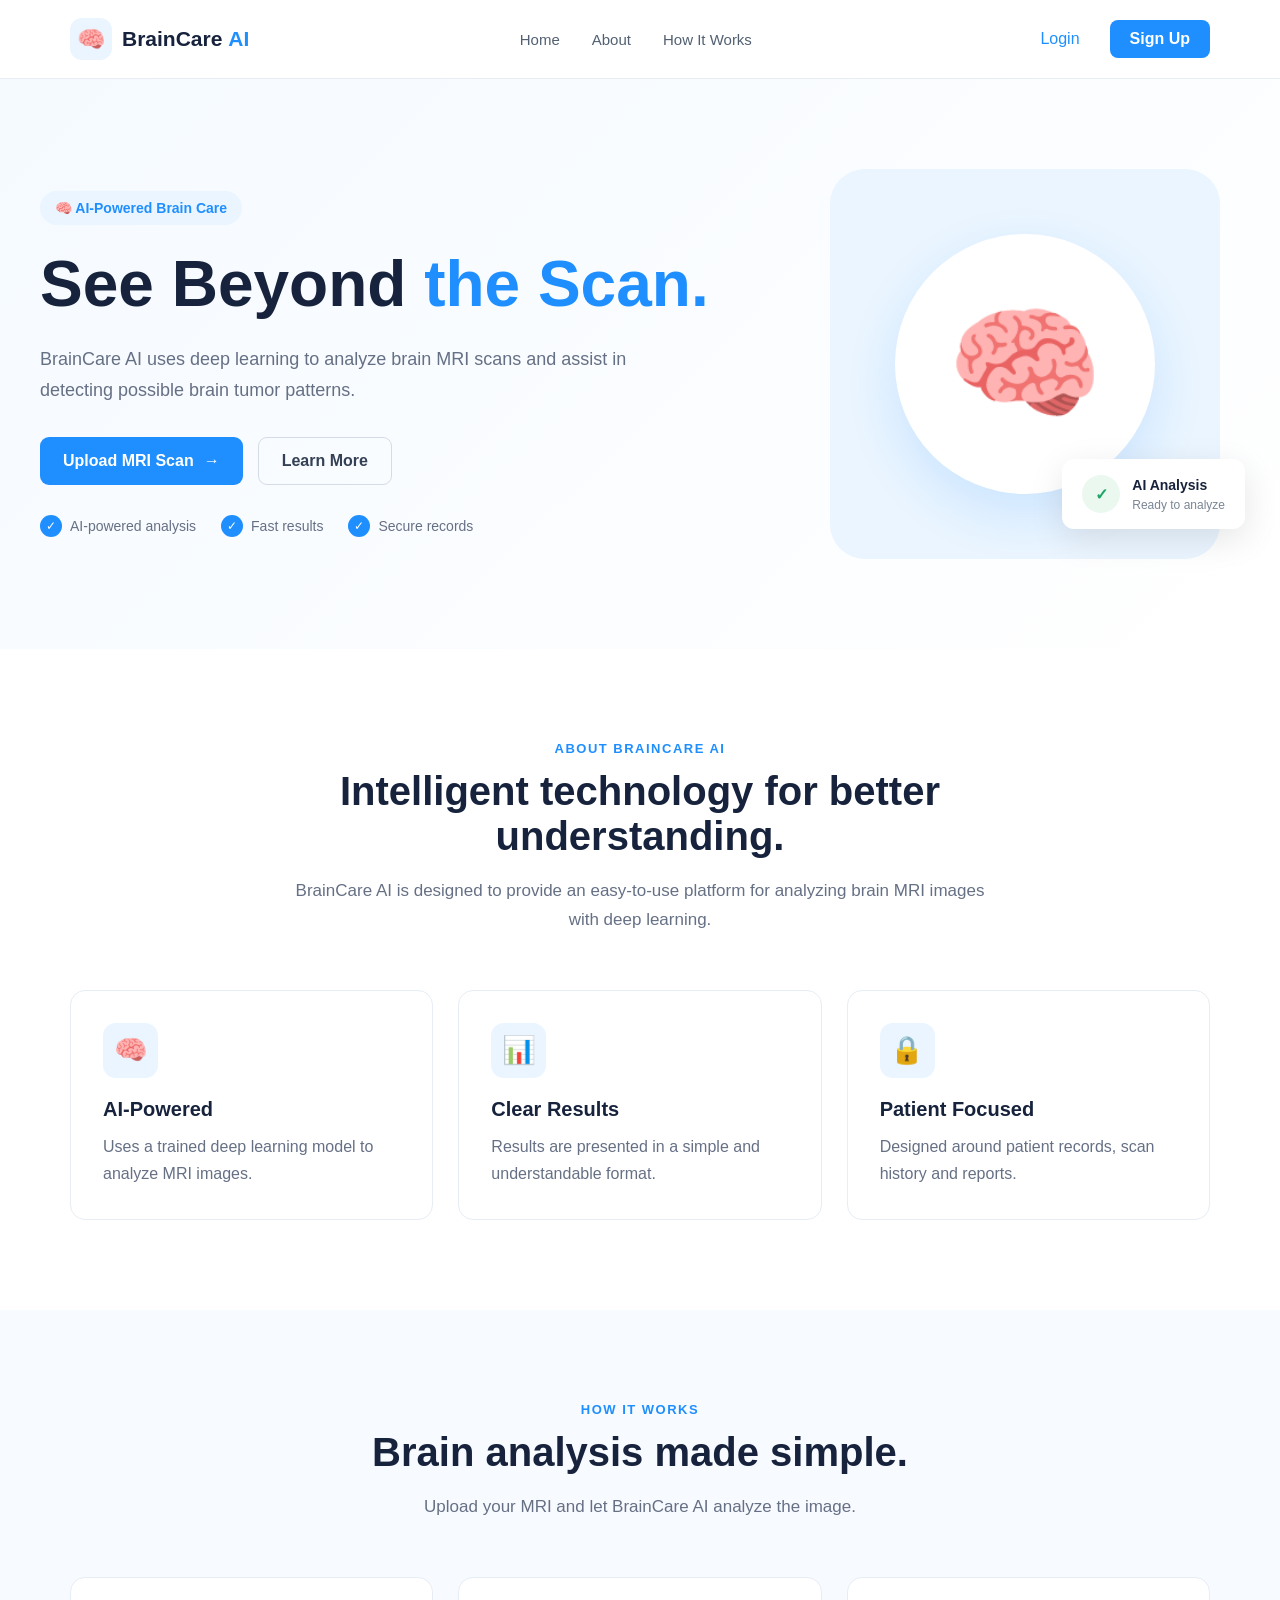
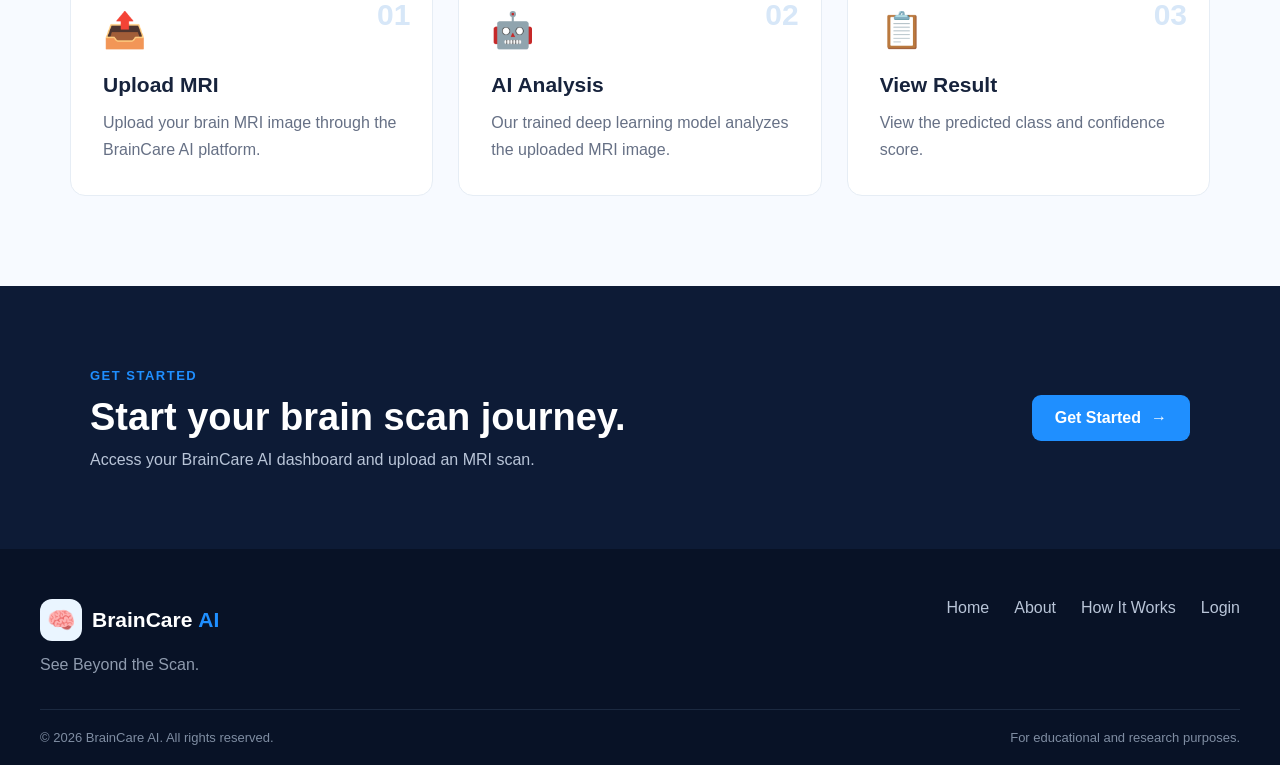
<file: frontend/index.html>
<!DOCTYPE html>
<html lang="en">

<head>

    <meta charset="UTF-8">

    <meta name="viewport"
          content="width=device-width, initial-scale=1.0">

    <meta name="description"
          content="BrainCare AI - AI-powered brain tumor detection system">

    <title>BrainCare AI | See Beyond the Scan</title>

    <!-- Main CSS -->
    <link rel="stylesheet" href="css/style.css">

</head>


<body>


    <!-- =========================================
         NAVBAR
    ========================================== -->

    <header class="navbar">

        <div class="nav-container">


            <!-- Logo -->

            <a href="index.html" class="logo-link">

                <div class="logo-icon">
                    🧠
                </div>

                <div class="logo-text">
                    BrainCare <strong>AI</strong>
                </div>

            </a>


            <!-- Navigation -->

            <nav class="nav-menu">

                <a href="#home">
                    Home
                </a>

                <a href="#about">
                    About
                </a>

                <a href="#how-it-works">
                    How It Works
                </a>

            </nav>


            <!-- Auth Buttons -->

            <div class="nav-buttons">

                <a href="login.html"
                   class="nav-login">
                    Login
                </a>

                <a href="signup.html"
                   class="nav-signup">
                    Sign Up
                </a>

            </div>

        </div>

    </header>



    <!-- =========================================
         HERO SECTION
    ========================================== -->

    <main>

        <section id="home" class="hero">

            <div class="hero-container">


                <!-- Hero Text -->

                <div class="hero-content">

                    <div class="hero-badge">
                        🧠 AI-Powered Brain Care
                    </div>


                    <h1>

                        See Beyond
                        <span>the Scan.</span>

                    </h1>


                    <p>

                        BrainCare AI uses deep learning to
                        analyze brain MRI scans and assist
                        in detecting possible brain tumor
                        patterns.

                    </p>


                    <!-- Hero Buttons -->

                    <div class="hero-buttons">

                        <a href="login.html"
                           class="primary-btn">

                            Upload MRI Scan
                            <span>→</span>

                        </a>


                        <a href="#how-it-works"
                           class="secondary-btn">

                            Learn More

                        </a>

                    </div>


                    <!-- Small Info -->

                    <div class="hero-info">

                        <div class="info-item">

                            <span>✓</span>

                            <p>
                                AI-powered analysis
                            </p>

                        </div>


                        <div class="info-item">

                            <span>✓</span>

                            <p>
                                Fast results
                            </p>

                        </div>


                        <div class="info-item">

                            <span>✓</span>

                            <p>
                                Secure records
                            </p>

                        </div>

                    </div>

                </div>



                <!-- Hero Visual -->

                <div class="hero-visual">

                    <div class="brain-card">

                        <div class="brain-circle">

                            <div class="brain-image">
                                🧠
                            </div>

                        </div>


                        <div class="scan-card">

                            <div class="scan-icon">
                                ✓
                            </div>

                            <div>

                                <strong>
                                    AI Analysis
                                </strong>

                                <p>
                                    Ready to analyze
                                </p>

                            </div>

                        </div>

                    </div>

                </div>

            </div>

        </section>



        <!-- =========================================
             ABOUT SECTION
        ========================================== -->

        <section id="about" class="about-section">

            <div class="section-container">


                <div class="section-heading">

                    <span class="section-label">
                        ABOUT BRAINCARE AI
                    </span>

                    <h2>
                        Intelligent technology
                        for better understanding.
                    </h2>

                    <p>
                        BrainCare AI is designed to provide
                        an easy-to-use platform for analyzing
                        brain MRI images with deep learning.
                    </p>

                </div>


                <div class="about-grid">


                    <!-- Card 1 -->

                    <div class="about-card">

                        <div class="about-icon">
                            🧠
                        </div>

                        <h3>
                            AI-Powered
                        </h3>

                        <p>
                            Uses a trained deep learning model
                            to analyze MRI images.
                        </p>

                    </div>


                    <!-- Card 2 -->

                    <div class="about-card">

                        <div class="about-icon">
                            📊
                        </div>

                        <h3>
                            Clear Results
                        </h3>

                        <p>
                            Results are presented in a simple
                            and understandable format.
                        </p>

                    </div>


                    <!-- Card 3 -->

                    <div class="about-card">

                        <div class="about-icon">
                            🔒
                        </div>

                        <h3>
                            Patient Focused
                        </h3>

                        <p>
                            Designed around patient records,
                            scan history and reports.
                        </p>

                    </div>

                </div>

            </div>

        </section>



        <!-- =========================================
             HOW IT WORKS
        ========================================== -->

        <section id="how-it-works"
                 class="how-section">

            <div class="section-container">


                <div class="section-heading">

                    <span class="section-label">
                        HOW IT WORKS
                    </span>

                    <h2>
                        Brain analysis made simple.
                    </h2>

                    <p>
                        Upload your MRI and let BrainCare AI
                        analyze the image.
                    </p>

                </div>


                <div class="steps-container">


                    <!-- Step 1 -->

                    <div class="step-card">

                        <div class="step-number">
                            01
                        </div>

                        <div class="step-icon">
                            📤
                        </div>

                        <h3>
                            Upload MRI
                        </h3>

                        <p>
                            Upload your brain MRI image
                            through the BrainCare AI platform.
                        </p>

                    </div>


                    <!-- Step 2 -->

                    <div class="step-card">

                        <div class="step-number">
                            02
                        </div>

                        <div class="step-icon">
                            🤖
                        </div>

                        <h3>
                            AI Analysis
                        </h3>

                        <p>
                            Our trained deep learning model
                            analyzes the uploaded MRI image.
                        </p>

                    </div>


                    <!-- Step 3 -->

                    <div class="step-card">

                        <div class="step-number">
                            03
                        </div>

                        <div class="step-icon">
                            📋
                        </div>

                        <h3>
                            View Result
                        </h3>

                        <p>
                            View the predicted class and
                            confidence score.
                        </p>

                    </div>

                </div>

            </div>

        </section>



        <!-- =========================================
             CTA SECTION
        ========================================== -->

        <section class="cta-section">

            <div class="cta-container">

                <div>

                    <span class="section-label">
                        GET STARTED
                    </span>

                    <h2>
                        Start your brain scan journey.
                    </h2>

                    <p>
                        Access your BrainCare AI dashboard
                        and upload an MRI scan.
                    </p>

                </div>


                <a href="login.html"
                   class="primary-btn">

                    Get Started
                    <span>→</span>

                </a>

            </div>

        </section>



    </main>



    <!-- =========================================
         FOOTER
    ========================================== -->

    <footer class="footer">

        <div class="footer-container">


            <!-- Brand -->

            <div class="footer-brand">

                <div class="footer-logo">

                    <div class="logo-icon">
                        🧠
                    </div>

                    <div class="logo-text">
                        BrainCare <strong>AI</strong>
                    </div>

                </div>

                <p>
                    See Beyond the Scan.
                </p>

            </div>


            <!-- Footer Links -->

            <div class="footer-links">

                <a href="#home">
                    Home
                </a>

                <a href="#about">
                    About
                </a>

                <a href="#how-it-works">
                    How It Works
                </a>

                <a href="login.html">
                    Login
                </a>

            </div>


        </div>


        <div class="footer-bottom">

            <p>
                © 2026 BrainCare AI. All rights reserved.
            </p>

            <p>
                For educational and research purposes.
            </p>

        </div>

    </footer>



    <!-- Main JavaScript -->

    <script src="js/script.js"></script>

</body>

</html>
</file>
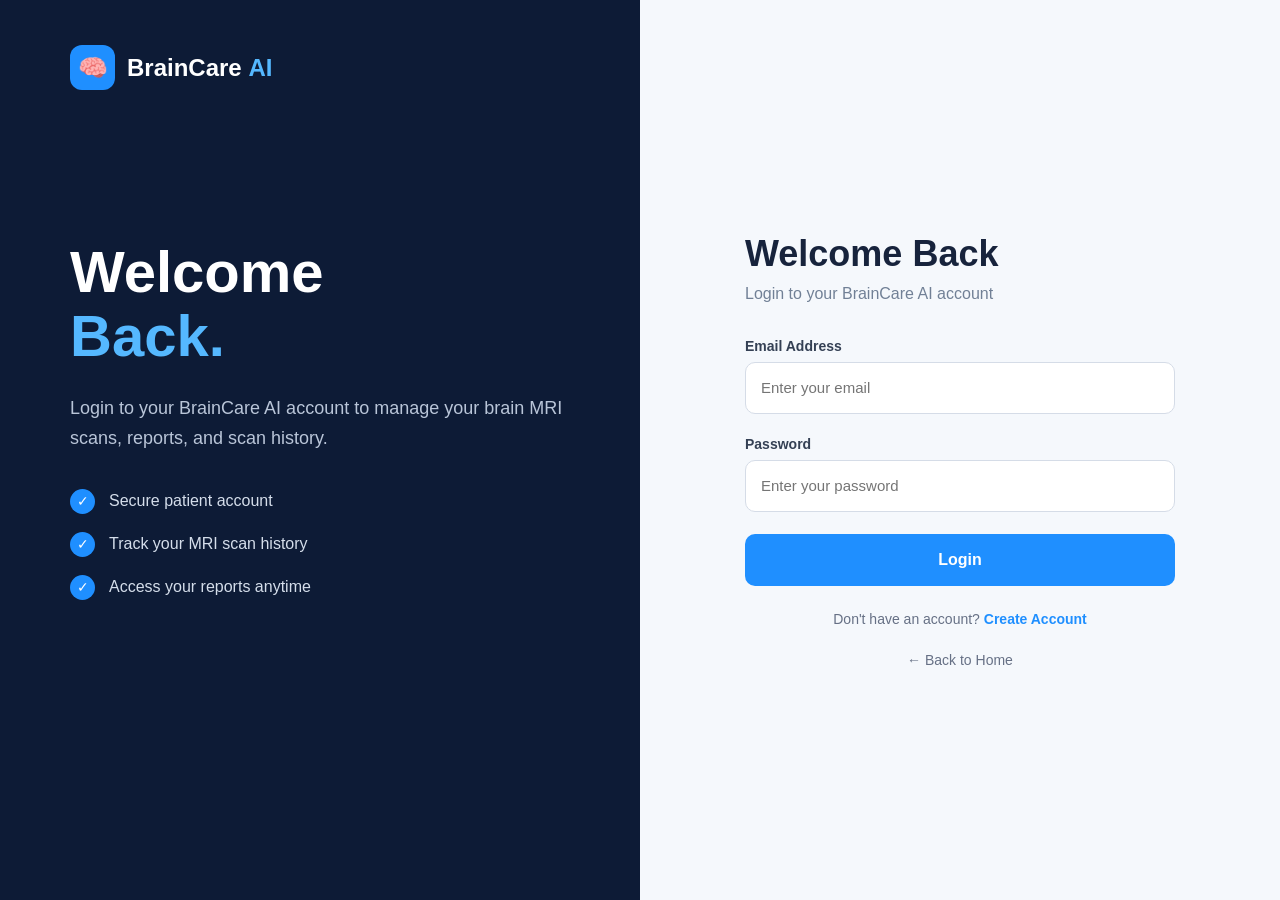
<file: frontend/dashboard.html>
<!DOCTYPE html>
<html lang="en">

<head>
    <meta charset="UTF-8">
    <meta name="viewport" content="width=device-width, initial-scale=1.0">
    <title>Dashboard | BrainCare AI</title>
    <link rel="stylesheet" href="css/dashboard.css">
</head>

<body>

<div class="dashboard-container">

    <!-- SIDEBAR -->
    <aside class="sidebar">

        <div class="dashboard-brand">
            <div class="dashboard-logo">🧠</div>
            <span>BrainCare <strong>AI</strong></span>
        </div>

        <nav class="sidebar-nav">
            <a href="dashboard.html" class="active">
                <span>▣</span> Dashboard
            </a>

            <a href="upload.html">
                <span>＋</span> Upload MRI
            </a>

            <a href="scans.html">
                <span>◉</span> My Scans
            </a>

            <a href="reports.html">
                <span>▤</span> Reports
            </a>

            <a href="profile.html">
                <span>●</span> My Profile
            </a>

            <a href="settings.html">
                <span>⚙</span> Settings
            </a>
        </nav>

        <div class="sidebar-bottom">
            <a href="index.html" id="logoutLink">
                <span>↪</span> Logout
            </a>
        </div>

    </aside>

    <!-- MAIN CONTENT -->
    <main class="dashboard-main">

        <!-- TOP BAR -->
        <header class="dashboard-topbar">

            <div>
                <p class="dashboard-page-label">
                    Patient Dashboard
                </p>
            </div>

            <div class="topbar-right">

                <button class="notification-btn" type="button">
                    🔔
                </button>

                <div class="patient-mini-profile">

                    <div class="patient-avatar" id="topAvatar">
                        P
                    </div>

                    <div>
                        <strong id="topPatientName">Patient</strong>
                        <small>Patient</small>
                    </div>

                </div>

            </div>

        </header>

        <!-- WELCOME SECTION -->
        <section class="welcome-section">

            <div>

                <p class="welcome-small">
                    Welcome back 👋
                </p>

                <h1 class="dashboard-welcome">
                    Welcome Back, Patient
                </h1>

                <p>
                    Manage your MRI scans, reports,
                    and health information from one place.
                </p>

            </div>

            <div class="dashboard-date">
                <span>Today</span>
                <strong id="dashboardDate">Loading...</strong>
            </div>

        </section>

        <!-- SUMMARY CARDS -->
        <section class="summary-grid">

            <!-- MRI SCANS -->
            <div class="summary-card">

                <div class="summary-icon blue">
                    🧠
                </div>

                <div>
                    <p>My MRI Scans</p>
                    <h2>0</h2>
                    <small>Total scans</small>
                </div>

            </div>

            <!-- ANALYSES -->
            <div class="summary-card">

                <div class="summary-icon green">
                    ✓
                </div>

                <div>
                    <p>Analyses Completed</p>
                    <h2>0</h2>
                    <small>Successfully analyzed</small>
                </div>

            </div>

            <!-- LATEST RESULT -->
            <div class="summary-card">

                <div class="summary-icon purple">
                    ◉
                </div>

                <div>
                    <p>Latest Result</p>
                    <h2>—</h2>
                    <small>No scan yet</small>
                </div>

            </div>

            <!-- CONFIDENCE -->
            <div class="summary-card">

                <div class="summary-icon orange">
                    %
                </div>

                <div>
                    <p>Average Confidence</p>
                    <h2>—</h2>
                    <small>No analysis yet</small>
                </div>

            </div>

        </section>

        <!-- MAIN DASHBOARD GRID -->
        <section class="dashboard-grid">

            <!-- UPLOAD MRI CARD -->
            <div class="upload-card">

                <div class="upload-header">

                    <div>

                        <span class="section-label">
                            AI ANALYSIS
                        </span>

                        <h2>Analyze Your MRI Scan</h2>

                        <p>
                            Upload your brain MRI image
                            for AI-powered analysis.
                        </p>

                    </div>

                    <div class="upload-icon">
                        🧠
                    </div>

                </div>

                <div class="upload-area">

                    <div class="upload-cloud">
                        ↑
                    </div>

                    <h3>Upload MRI Scan</h3>

                    <p>
                        Drag &amp; drop your MRI image here
                        or choose a file from your computer.
                    </p>

                    <a href="upload.html" class="upload-btn">
                        Choose MRI Image
                    </a>

                    <small>
                        Supported formats: JPG, JPEG, PNG
                    </small>

                </div>

            </div>

            <!-- LATEST RESULT -->
            <div class="latest-result-card">

                <div class="card-header">

                    <div>
                        <span class="section-label">
                            LATEST RESULT
                        </span>

                        <h2>AI Detection</h2>
                    </div>

                    <span class="status-badge">
                        No Result
                    </span>

                </div>

                <div class="no-result">

                    <div class="no-result-icon">
                        🧠
                    </div>

                    <h3>No MRI Scan Yet</h3>

                    <p>
                        Upload an MRI scan to see
                        your AI analysis result here.
                    </p>

                </div>

            </div>

        </section>

        <!-- RECENT SCANS -->
        <section class="recent-scans-card">

            <div class="card-header">

                <div>

                    <span class="section-label">
                        HISTORY
                    </span>

                    <h2>Recent Scans</h2>

                </div>

                <a href="scans.html">
                    View All
                </a>

            </div>

            <div class="empty-history">

                <div>📋</div>

                <h3>No scan history</h3>

                <p>
                    Your completed MRI scans will
                    appear here.
                </p>

            </div>

        </section>

        <!-- MEDICAL DISCLAIMER -->
        <div class="medical-disclaimer">

            <strong>
                ⚠ Medical Disclaimer
            </strong>

            <p>
                BrainCare AI is an AI-assisted screening
                tool and is not a replacement for professional
                medical diagnosis. Always consult a qualified
                healthcare professional for medical advice.
            </p>

        </div>

    </main>

</div>

<!-- JAVASCRIPT -->
<script src="js/navigation.js"></script>
<script src="js/dashboard.js"></script>

<script>
    // Display today's date
    const dateElement = document.getElementById("dashboardDate");

    if (dateElement) {
        dateElement.textContent = new Date().toLocaleDateString(
            "en-IN",
            {
                day: "numeric",
                month: "long",
                year: "numeric"
            }
        );
    }

    // Clear the logged-in session on logout
    document.getElementById("logoutLink").addEventListener("click", function () {
        sessionStorage.removeItem("user");
    });
</script>

</body>
</html>
</file>
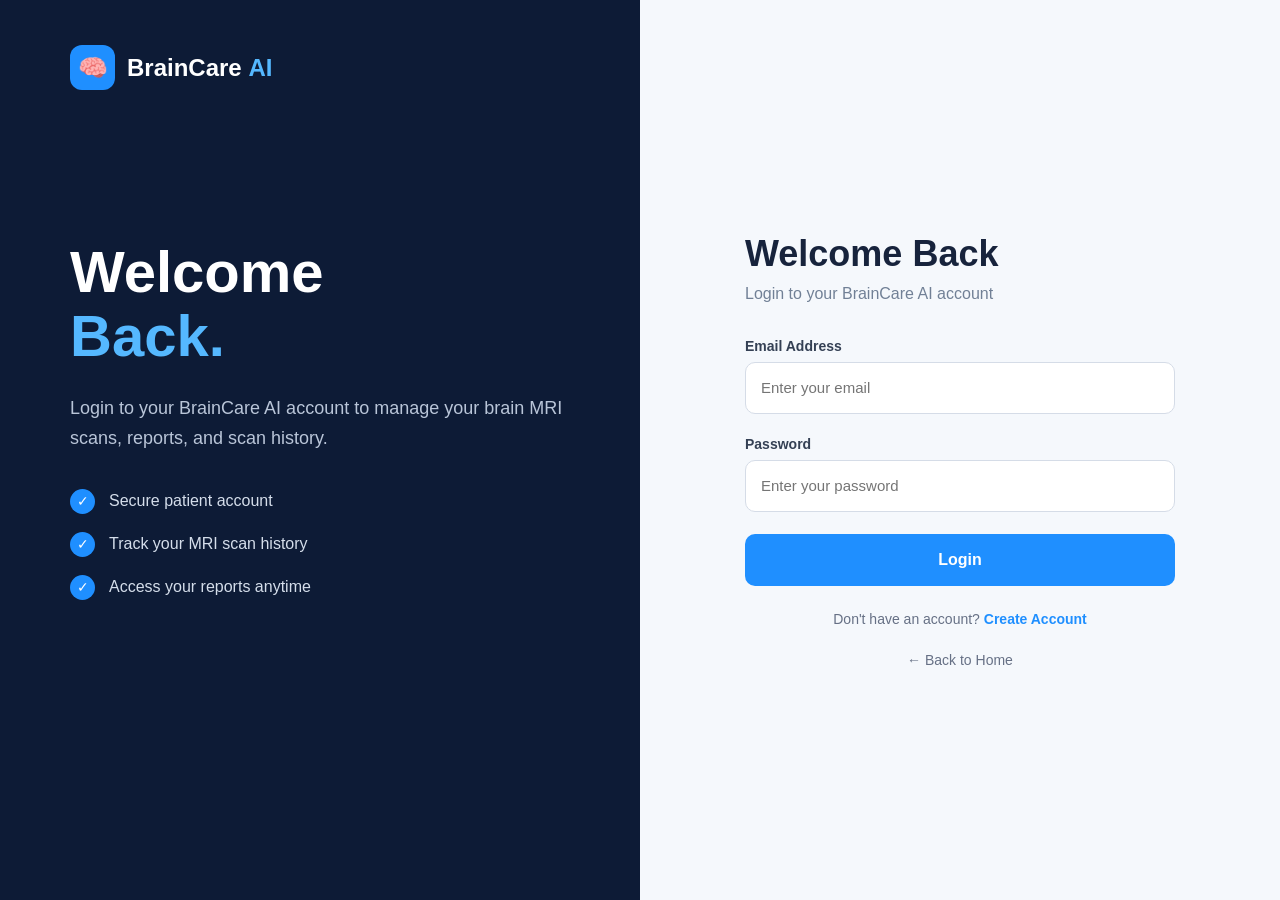
<file: frontend/login.html>
<!DOCTYPE html>
<html lang="en">

<head>
    <meta charset="UTF-8">
    <meta name="viewport" content="width=device-width, initial-scale=1.0">
    <title>Login | BrainCare AI</title>
    <link rel="stylesheet" href="css/style.css">
</head>

<body>

    <div class="login-container">

        <div class="login-left">

            <div class="brand">
                <div class="logo">🧠</div>
                <span>BrainCare <strong>AI</strong></span>
            </div>

            <div class="left-content">

                <h1>
                    Welcome<br>
                    <span>Back.</span>
                </h1>

                <p>
                    Login to your BrainCare AI account to
                    manage your brain MRI scans, reports,
                    and scan history.
                </p>

                <div class="features">

                    <div class="feature">
                        <span>✓</span>
                        <p>Secure patient account</p>
                    </div>

                    <div class="feature">
                        <span>✓</span>
                        <p>Track your MRI scan history</p>
                    </div>

                    <div class="feature">
                        <span>✓</span>
                        <p>Access your reports anytime</p>
                    </div>

                </div>

            </div>

        </div>

        <div class="login-right">

            <div class="login-box">

                <h2>Welcome Back</h2>

                <p class="subtitle">
                    Login to your BrainCare AI account
                </p>

                <form id="loginForm">

                    <div class="input-group">

                        <label for="email">Email Address</label>

                        <input
                            type="email"
                            id="email"
                            name="email"
                            placeholder="Enter your email"
                            required
                        >

                    </div>

                    <div class="input-group">

                        <label for="password">Password</label>

                        <input
                            type="password"
                            id="password"
                            name="password"
                            placeholder="Enter your password"
                            required
                        >

                    </div>

                    <button
                        type="submit"
                        class="login-btn"
                        id="loginBtn"
                    >
                        Login
                    </button>

                    <p id="loginMessage" role="status"></p>

                </form>

                <p class="signup-text">
                    Don't have an account?
                    <a href="signup.html">Create Account</a>
                </p>

                <a href="index.html" class="back-home">
                    ← Back to Home
                </a>

            </div>

        </div>

    </div>

    <script src="js/script.js"></script>

</body>
</html>
</file>
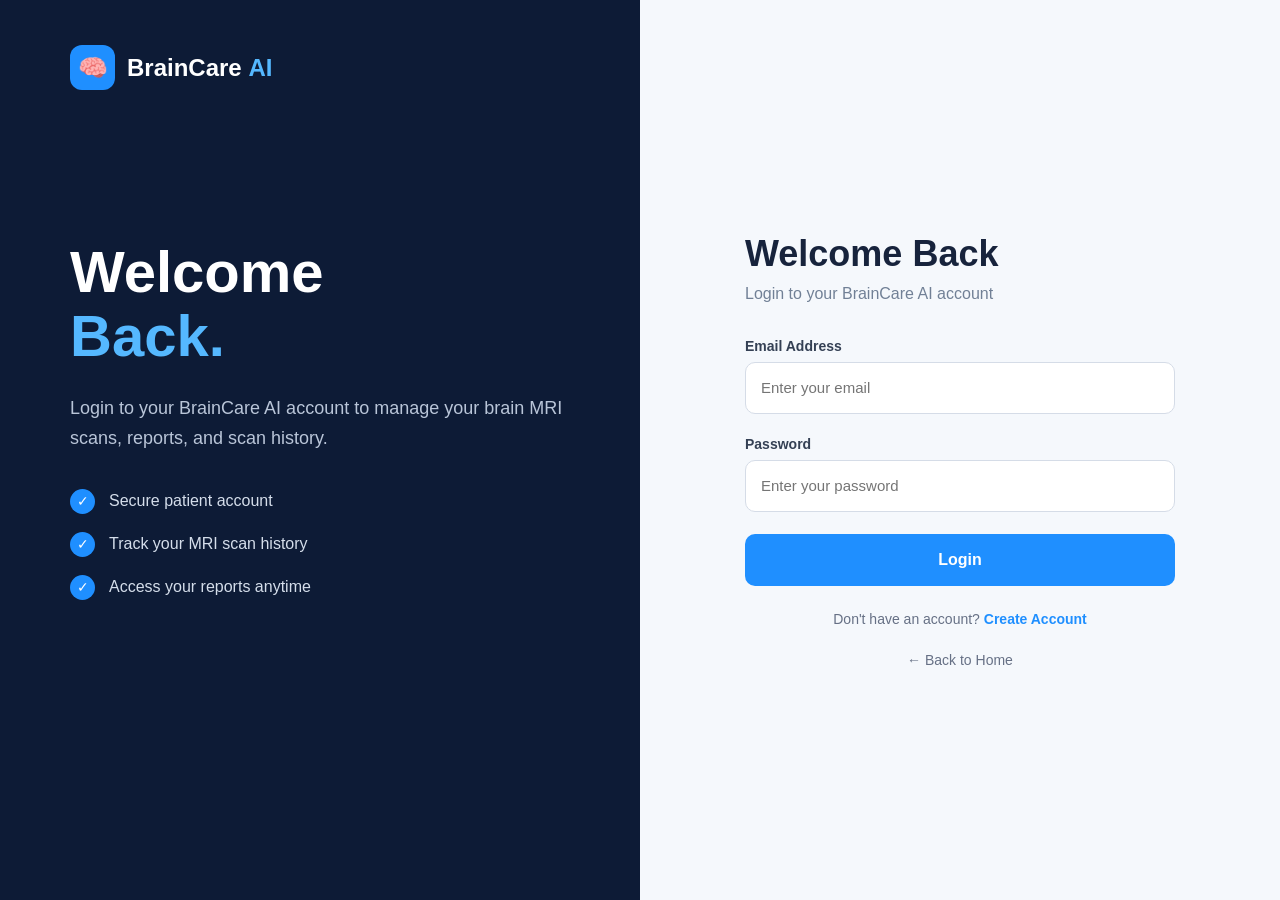
<file: frontend/profile.html>
<!DOCTYPE html>
<html lang="en">

<head>

    <meta charset="UTF-8">

    <meta name="viewport"
          content="width=device-width, initial-scale=1.0">

    <title>My Profile | BrainCare AI</title>

    <link rel="stylesheet" href="css/profile.css">

</head>


<body>


<div class="profile-page">


    <!-- =========================================
         SIDEBAR
    ========================================== -->

    <aside class="sidebar">


        <!-- BRAND -->

        <div class="dashboard-brand">

            <div class="dashboard-logo">
                🧠
            </div>

            <span>
                BrainCare <strong>AI</strong>
            </span>

        </div>


        <!-- NAVIGATION -->

        <nav class="sidebar-nav">


            <a href="dashboard.html">

                <span>▣</span>

                Dashboard

            </a>


            <a href="upload.html">

                <span>＋</span>

                Upload MRI

            </a>


            <a href="scans.html">

                <span>◉</span>

                My Scans

            </a>


            <a href="reports.html">

                <span>▤</span>

                Reports

            </a>


            <a href="profile.html"
               class="active">

                <span>●</span>

                My Profile

            </a>


            <a href="settings.html">

                <span>⚙</span>

                Settings

            </a>


        </nav>


        <!-- LOGOUT -->

        <div class="sidebar-bottom">

            <a href="index.html">

                <span>↪</span>

                Logout

            </a>

        </div>


    </aside>



    <!-- =========================================
         MAIN CONTENT
    ========================================== -->

    <main class="profile-main">


        <!-- =========================================
             TOP BAR
        ========================================== -->

        <header class="profile-topbar">


            <div>

                <p class="page-label">
                    Patient Dashboard
                </p>


                <h2>
                    My Profile
                </h2>

            </div>


            <!-- PATIENT PROFILE -->

            <div class="patient-profile">


                <div class="patient-avatar"
                     id="topAvatar">

                    BR

                </div>


                <div>

                    <strong id="topPatientName">
                        Bhaskar Roy
                    </strong>


                    <small>
                        Patient
                    </small>

                </div>


            </div>


        </header>



        <!-- =========================================
             PROFILE HEADER
        ========================================== -->

        <section class="profile-header-card">


            <div class="large-profile-avatar"
                 id="profileAvatar">

                BR

            </div>


            <div class="profile-header-info">


                <h1 id="profileName">
                    Bhaskar Roy
                </h1>


                <p>
                    Patient
                </p>


                <span class="patient-id">

                    Patient ID:
                    <span id="patientId">
                        P0005
                    </span>

                </span>


            </div>


            <div class="profile-status">

                <span class="status-dot"></span>

                Account Active

            </div>


        </section>



        <!-- =========================================
             PERSONAL INFORMATION
        ========================================== -->

        <section class="profile-card">


            <div class="card-header">

                <div>

                    <span class="section-label">
                        PERSONAL INFORMATION
                    </span>


                    <h2>
                        Personal Details
                    </h2>

                </div>

            </div>



            <!-- PROFILE FORM -->

            <form id="profileForm">


                <div class="form-grid">


                    <!-- FULL NAME -->

                    <div class="form-group">

                        <label for="fullName">
                            Full Name
                        </label>


                        <input
                            type="text"
                            id="fullName"
                            placeholder="Enter your full name"
                            required>

                    </div>



                    <!-- EMAIL -->

                    <div class="form-group">

                        <label for="email">
                            Email Address
                        </label>


                        <input
                            type="email"
                            id="email"
                            placeholder="Enter your email"
                            required>

                    </div>



                    <!-- PHONE -->

                    <div class="form-group">

                        <label for="phone">
                            Phone Number
                        </label>


                        <input
                            type="tel"
                            id="phone"
                            placeholder="Enter your phone number">

                    </div>



                    <!-- DATE OF BIRTH -->

                    <div class="form-group">

                        <label for="dob">
                            Date of Birth
                        </label>


                        <input
                            type="date"
                            id="dob">

                    </div>



                    <!-- GENDER -->

                    <div class="form-group">

                        <label for="gender">
                            Gender
                        </label>


                        <select id="gender">

                            <option value="">
                                Select Gender
                            </option>

                            <option value="male">
                                Male
                            </option>

                            <option value="female">
                                Female
                            </option>

                            <option value="other">
                                Other
                            </option>

                            <option value="prefer-not">
                                Prefer not to say
                            </option>

                        </select>

                    </div>



                    <!-- BLOOD GROUP -->

                    <div class="form-group">

                        <label for="bloodGroup">
                            Blood Group
                        </label>


                        <select id="bloodGroup">

                            <option value="">
                                Select Blood Group
                            </option>

                            <option value="A+">
                                A+
                            </option>

                            <option value="A-">
                                A-
                            </option>

                            <option value="B+">
                                B+
                            </option>

                            <option value="B-">
                                B-
                            </option>

                            <option value="AB+">
                                AB+
                            </option>

                            <option value="AB-">
                                AB-
                            </option>

                            <option value="O+">
                                O+
                            </option>

                            <option value="O-">
                                O-
                            </option>

                        </select>

                    </div>



                    <!-- ADDRESS -->

                    <div class="form-group full-width">

                        <label for="address">
                            Address
                        </label>


                        <textarea
                            id="address"
                            rows="3"
                            placeholder="Enter your address"></textarea>

                    </div>


                </div>



                <!-- FORM ACTIONS -->

                <div class="form-actions">


                    <button
                        type="button"
                        class="cancel-btn"
                        id="cancelBtn">

                        Cancel

                    </button>


                    <button
                        type="submit"
                        class="save-btn">

                        ✓ Save Changes

                    </button>


                </div>


            </form>


        </section>



        <!-- =========================================
             ACCOUNT INFORMATION
        ========================================== -->

        <section class="account-grid">


            <!-- PATIENT ID -->

            <div class="account-card">


                <div class="account-icon">
                    🪪
                </div>


                <div>

                    <span>
                        Patient ID
                    </span>


                    <h3 id="accountPatientId">
                        P0005
                    </h3>

                </div>


            </div>



            <!-- ACCOUNT CREATED -->

            <div class="account-card">


                <div class="account-icon">
                    📅
                </div>


                <div>

                    <span>
                        Account Created
                    </span>


                    <h3 id="accountCreated">
                        September 2026
                    </h3>

                </div>


            </div>



            <!-- ACCOUNT STATUS -->

            <div class="account-card">


                <div class="account-icon">
                    🔒
                </div>


                <div>

                    <span>
                        Account Status
                    </span>


                    <h3 id="accountStatus">
                        Active
                    </h3>

                </div>


            </div>


        </section>



        <!-- =========================================
             PROFILE INFORMATION
        ========================================== -->

        <section class="profile-info-card">


            <div class="info-icon">
                🔒
            </div>


            <div>

                <h3>
                    Your Information is Private
                </h3>


                <p>

                    Your personal information and MRI scan
                    records are associated with your patient
                    account. Your information should only be
                    accessible to authorized users.

                </p>

            </div>


        </section>



        <!-- =========================================
             MEDICAL DISCLAIMER
        ========================================== -->

        <div class="medical-disclaimer">


            <strong>
                ⚠ Medical Disclaimer
            </strong>


            <p>

                BrainCare AI is an AI-assisted screening
                tool and is not a replacement for professional
                medical diagnosis. Always consult a qualified
                healthcare professional for medical advice.

            </p>


        </div>


    </main>


</div>



<!-- =========================================
     JAVASCRIPT
========================================== -->

<script src="js/profile.js"></script>


</body>

</html>
</file>
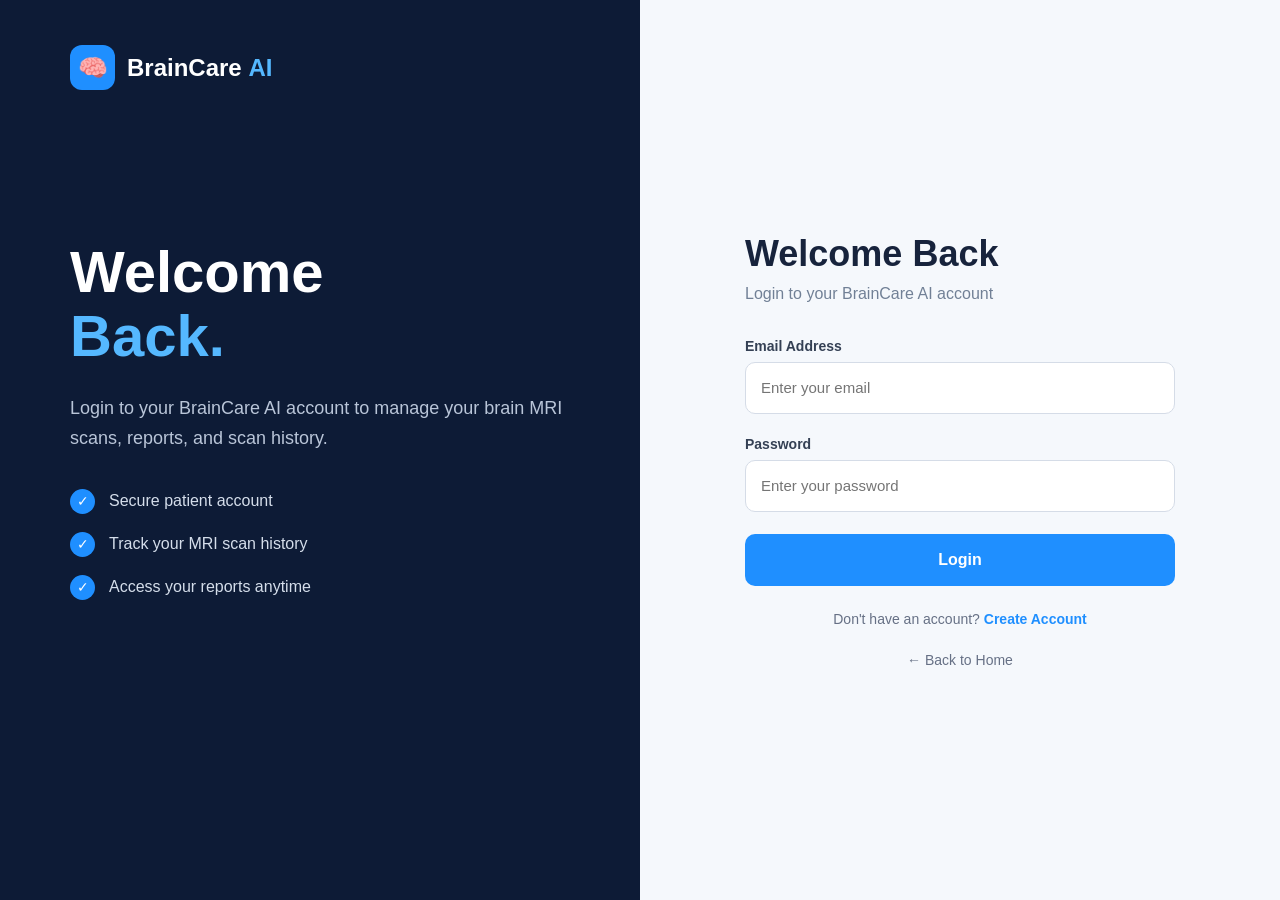
<file: frontend/scans.html>
<!DOCTYPE html>
<html lang="en">

<head>

    <meta charset="UTF-8">

    <meta name="viewport"
          content="width=device-width, initial-scale=1.0">

    <title>My Scans | BrainCare AI</title>

    <link rel="stylesheet" href="css/scans.css">

</head>


<body>


<div class="scans-page">


    <!-- =========================================
         SIDEBAR
    ========================================== -->

    <aside class="sidebar">


        <!-- BRAND -->

        <div class="dashboard-brand">

            <div class="dashboard-logo">
                🧠
            </div>

            <span>
                BrainCare <strong>AI</strong>
            </span>

        </div>


        <!-- NAVIGATION -->

        <nav class="sidebar-nav">


            <a href="dashboard.html">

                <span>▣</span>

                Dashboard

            </a>


            <a href="upload.html">

                <span>＋</span>

                Upload MRI

            </a>


            <a href="scans.html"
               class="active">

                <span>◉</span>

                My Scans

            </a>


            <a href="reports.html">

                <span>▤</span>

                Reports

            </a>


            <a href="profile.html">

                <span>●</span>

                My Profile

            </a>


            <a href="settings.html">

                <span>⚙</span>

                Settings

            </a>


        </nav>


        <!-- LOGOUT -->

        <div class="sidebar-bottom">

            <a href="index.html">

                <span>↪</span>

                Logout

            </a>

        </div>


    </aside>



    <!-- =========================================
         MAIN CONTENT
    ========================================== -->

    <main class="scans-main">


        <!-- =========================================
             TOP BAR
        ========================================== -->

        <header class="scans-topbar">


            <div>

                <p class="page-label">
                    Patient Dashboard
                </p>


                <h2>
                    My Scans
                </h2>

            </div>



            <!-- PATIENT PROFILE -->

            <div class="patient-profile">


                <div class="patient-avatar">
                    BR
                </div>


                <div>

                    <strong>
                        Bhaskar Roy
                    </strong>


                    <small>
                        Patient
                    </small>

                </div>


            </div>


        </header>



        <!-- =========================================
             INTRO
        ========================================== -->

        <section class="scans-intro">


            <div class="intro-icon">
                🧠
            </div>


            <div>

                <h1>
                    Your MRI Scan History
                </h1>


                <p>
                    View your previous MRI scans and
                    AI analysis results.
                </p>

            </div>


        </section>



        <!-- =========================================
             SUMMARY CARDS
        ========================================== -->

        <section class="scan-summary-grid">


            <!-- TOTAL SCANS -->

            <div class="scan-summary-card">


                <div class="summary-icon blue">
                    ◉
                </div>


                <div>

                    <span>
                        Total Scans
                    </span>


                    <h2 id="totalScans">
                        0
                    </h2>

                </div>


            </div>



            <!-- COMPLETED SCANS -->

            <div class="scan-summary-card">


                <div class="summary-icon green">
                    ✓
                </div>


                <div>

                    <span>
                        Analyses Completed
                    </span>


                    <h2 id="completedScans">
                        0
                    </h2>

                </div>


            </div>



            <!-- AVERAGE CONFIDENCE -->

            <div class="scan-summary-card">


                <div class="summary-icon purple">
                    %
                </div>


                <div>

                    <span>
                        Average Confidence
                    </span>


                    <h2 id="averageConfidence">
                        0.0%
                    </h2>

                </div>


            </div>


        </section>



        <!-- =========================================
             SCAN HISTORY
        ========================================== -->

        <section class="scan-history-card">


            <!-- CARD HEADER -->

            <div class="card-header">


                <div>

                    <span class="section-label">
                        SCAN HISTORY
                    </span>


                    <h2>
                        Previous MRI Scans
                    </h2>

                </div>


                <a href="upload.html"
                   class="upload-btn">

                    + Upload New MRI

                </a>


            </div>



            <!-- =========================================
                 TABLE
            ========================================== -->

            <div class="table-container">


                <table>


                    <!-- TABLE HEADER -->

                    <thead>

                        <tr>


                            <th>
                                Scan ID
                            </th>


                            <th>
                                Date
                            </th>


                            <th>
                                MRI File
                            </th>


                            <th>
                                Result
                            </th>


                            <th>
                                Confidence
                            </th>


                            <th>
                                Status
                            </th>


                            <th>
                                Action
                            </th>


                        </tr>

                    </thead>



                    <!-- =================================
                         DYNAMIC SCAN DATA
                    ================================== -->

                    <tbody id="scanTableBody">

                        <!--
                            Real scan records are inserted
                            here by scans.js.

                            Example:

                            MRI001
                            test1.jpeg
                            No Tumor
                            100%
                            Completed
                        -->

                    </tbody>


                </table>


            </div>


            <!-- =========================================
                 EMPTY STATE
            ========================================== -->

            <div id="emptyState"
                 class="empty-state"
                 style="display: none;">

                <div class="empty-icon">
                    🧠
                </div>


                <h3>
                    No MRI Scans Yet
                </h3>


                <p>
                    Upload your first MRI scan to
                    see your AI analysis results here.
                </p>


                <a href="upload.html"
                   class="upload-btn">

                    + Upload MRI

                </a>

            </div>


        </section>



        <!-- =========================================
             INFORMATION
        ========================================== -->

        <section class="scan-info-card">


            <div class="info-icon">
                🔒
            </div>


            <div>

                <h3>
                    Your Scan Information
                </h3>


                <p>
                    Your MRI scan history is associated
                    with your patient account. Scan records
                    will be updated automatically after a
                    successful AI analysis.
                </p>

            </div>


        </section>



        <!-- =========================================
             MEDICAL DISCLAIMER
        ========================================== -->

        <div class="medical-disclaimer">


            <strong>
                ⚠ Medical Disclaimer
            </strong>


            <p>

                BrainCare AI is an AI-assisted screening
                tool and is not a replacement for professional
                medical diagnosis. Always consult a qualified
                healthcare professional for medical advice.

            </p>


        </div>


    </main>


</div>



<!-- =========================================
     JAVASCRIPT
========================================== -->

<script src="js/navigation.js"></script>
<script src="js/scans.js"></script>


</body>

</html>
</file>
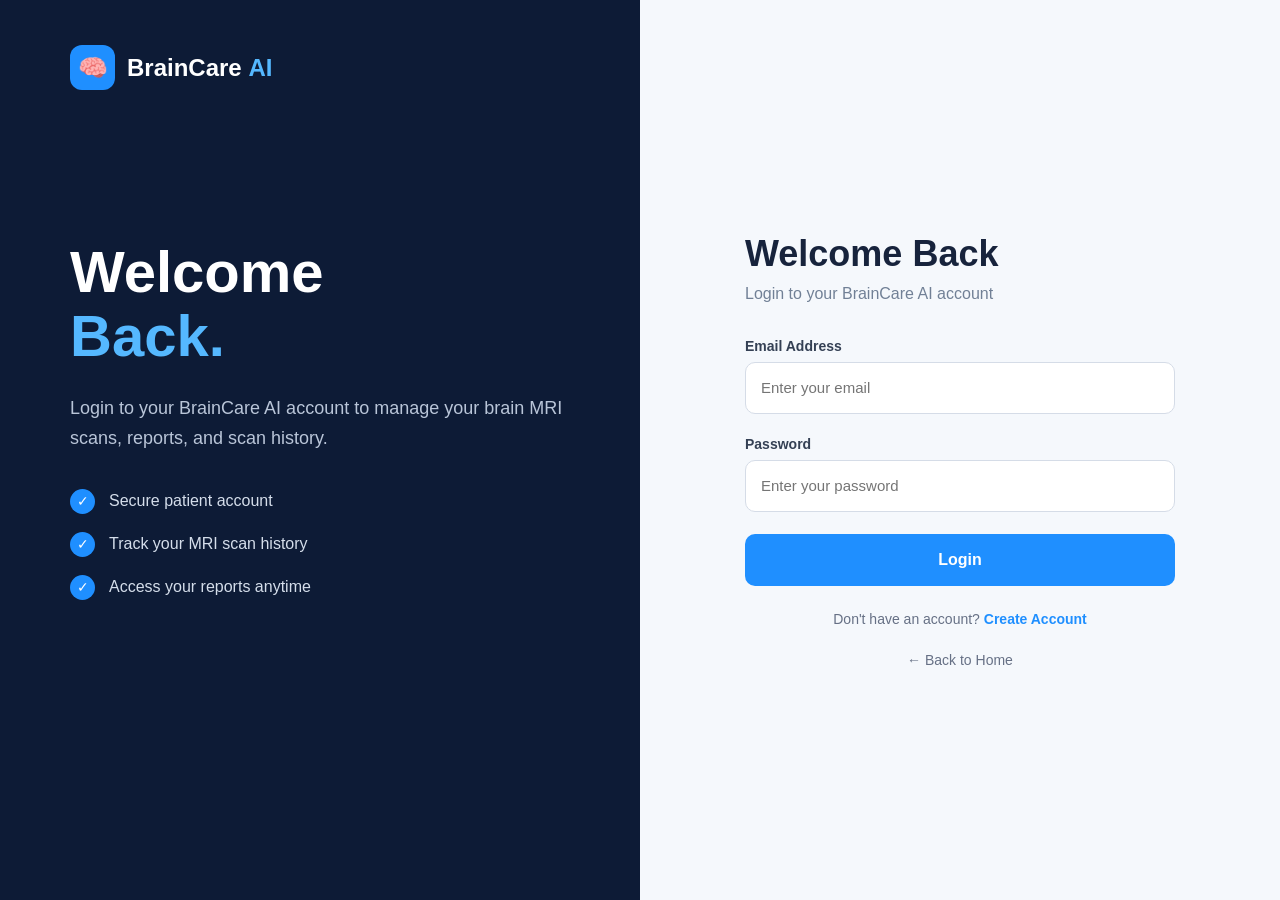
<file: frontend/settings.html>
<!DOCTYPE html>
<html lang="en">

<head>
    <meta charset="UTF-8">
    <meta name="viewport" content="width=device-width, initial-scale=1.0">
    <title>Settings | BrainCare AI</title>
    <link rel="stylesheet" href="css/settings.css">
</head>

<body>

<div class="settings-page">

    <!-- SIDEBAR -->
    <aside class="sidebar">

        <div class="dashboard-brand">
            <div class="dashboard-logo">🧠</div>
            <span>BrainCare <strong>AI</strong></span>
        </div>

        <nav class="sidebar-nav">

            <a href="dashboard.html">
                <span>▣</span> Dashboard
            </a>

            <a href="upload.html">
                <span>＋</span> Upload MRI
            </a>

            <a href="scans.html">
                <span>◉</span> My Scans
            </a>

            <a href="reports.html">
                <span>▤</span> Reports
            </a>

            <a href="profile.html">
                <span>●</span> My Profile
            </a>

            <a href="settings.html" class="active">
                <span>⚙</span> Settings
            </a>

        </nav>

        <div class="sidebar-bottom">
            <a href="index.html" id="logoutLink">
                <span>↪</span> Logout
            </a>
        </div>

    </aside>

    <!-- MAIN CONTENT -->
    <main class="settings-main">

        <!-- TOP BAR -->
        <header class="settings-topbar">

            <div>
                <p class="page-label">Patient Dashboard</p>
                <h2>Settings</h2>
            </div>

            <div class="patient-profile">

                <div class="patient-avatar" id="topAvatar">
                    P
                </div>

                <div>
                    <strong id="topPatientName">Patient</strong>
                    <small>Patient</small>
                </div>

            </div>

        </header>

        <!-- INTRO -->
        <section class="settings-intro">

            <div class="intro-icon">⚙</div>

            <div>
                <h1>Account Settings</h1>

                <p>
                    Manage your account preferences, notifications,
                    privacy and security settings.
                </p>
            </div>

        </section>

        <!-- ACCOUNT SETTINGS -->
        <section class="settings-card">

            <div class="settings-card-header">
                <div>
                    <h2>Account Settings</h2>
                    <p>Manage your basic account preferences.</p>
                </div>
            </div>

            <div class="settings-form">

                <div class="form-group">
                    <label for="accountName">Full Name</label>
                    <input
                        type="text"
                        id="accountName"
                        placeholder="Your full name"
                        readonly
                    >
                </div>

                <div class="form-group">
                    <label for="accountEmail">Email Address</label>
                    <input
                        type="email"
                        id="accountEmail"
                        placeholder="Your email address"
                        readonly
                    >
                </div>

                <div class="form-group">
                    <label for="language">Language</label>

                    <select id="language">
                        <option value="english">English</option>
                        <option value="hindi">Hindi</option>
                    </select>
                </div>

                <div class="form-group">
                    <label for="timezone">Time Zone</label>

                    <select id="timezone">
                        <option value="IST">
                            India Standard Time (IST)
                        </option>
                    </select>
                </div>

            </div>

        </section>

        <!-- PASSWORD -->
        <section class="settings-card">

            <div class="settings-card-header">

                <div>
                    <h2>Password &amp; Security</h2>
                    <p>Manage your account password.</p>
                </div>

                <div class="security-icon">🔒</div>

            </div>

            <div class="password-section">

                <div class="form-group">
                    <label for="currentPassword">Current Password</label>
                    <input
                        type="password"
                        id="currentPassword"
                        placeholder="Enter current password"
                    >
                </div>

                <div class="form-group">
                    <label for="newPassword">New Password</label>
                    <input
                        type="password"
                        id="newPassword"
                        placeholder="Enter new password"
                    >
                </div>

                <div class="form-group">
                    <label for="confirmPassword">Confirm New Password</label>
                    <input
                        type="password"
                        id="confirmPassword"
                        placeholder="Confirm new password"
                    >
                </div>

            </div>

            <button
                type="button"
                class="secondary-btn"
                id="changePasswordBtn"
            >
                Change Password
            </button>

        </section>

        <!-- NOTIFICATIONS -->
        <section class="settings-card">

            <div class="settings-card-header">

                <div>
                    <h2>Notifications</h2>
                    <p>
                        Choose which notifications you want to receive.
                    </p>
                </div>

                <div class="notification-icon">🔔</div>

            </div>

            <div class="setting-option">

                <div>
                    <h3>Scan Analysis Notifications</h3>
                    <p>
                        Get notified when your MRI analysis is completed.
                    </p>
                </div>

                <label class="toggle">
                    <input type="checkbox" id="scanNotification" checked>
                    <span class="slider"></span>
                </label>

            </div>

            <div class="setting-option">

                <div>
                    <h3>Report Notifications</h3>
                    <p>
                        Receive notifications when a new report is generated.
                    </p>
                </div>

                <label class="toggle">
                    <input type="checkbox" id="reportNotification" checked>
                    <span class="slider"></span>
                </label>

            </div>

            <div class="setting-option">

                <div>
                    <h3>Email Notifications</h3>
                    <p>
                        Receive important account updates by email.
                    </p>
                </div>

                <label class="toggle">
                    <input type="checkbox" id="emailNotification" checked>
                    <span class="slider"></span>
                </label>

            </div>

        </section>

        <!-- PRIVACY -->
        <section class="settings-card">

            <div class="settings-card-header">

                <div>
                    <h2>Privacy &amp; Security</h2>
                    <p>
                        Manage your data and privacy preferences.
                    </p>
                </div>

                <div class="privacy-icon">🛡</div>

            </div>

            <div class="setting-option">

                <div>
                    <h3>Private Account</h3>
                    <p>
                        Keep your medical information visible only to your account.
                    </p>
                </div>

                <label class="toggle">
                    <input type="checkbox" id="privateAccount" checked>
                    <span class="slider"></span>
                </label>

            </div>

            <div class="privacy-info">

                <strong>🔒 Your Privacy Matters</strong>

                <p>
                    Your patient information and MRI scan records
                    should only be accessible to authorized users.
                </p>

            </div>

        </section>

        <!-- SAVE BUTTON -->
        <section class="settings-actions">

            <button
                type="button"
                class="cancel-btn"
                id="cancelSettingsBtn"
            >
                Cancel
            </button>

            <button
                type="button"
                class="save-btn"
                id="saveSettingsBtn"
            >
                Save Changes
            </button>

        </section>

        <!-- DISCLAIMER -->
        <div class="medical-disclaimer">

            <strong>⚠ Medical Disclaimer</strong>

            <p>
                BrainCare AI is an AI-assisted screening tool and is not
                a replacement for professional medical diagnosis.
                Always consult a qualified healthcare professional
                for medical advice.
            </p>

        </div>

    </main>

</div>

<!-- JAVASCRIPT FILES -->
<script src="js/navigation.js"></script>
<script src="js/settings.js"></script>

<!-- USER PROFILE -->
<script>
document.addEventListener("DOMContentLoaded", function () {

    const user = JSON.parse(sessionStorage.getItem("user") || "null");

    if (!user || !user.id) {
        window.location.href = "login.html";
        return;
    }

    const name = (user.name || "Patient").trim();

    // Generate initials
    const words = name.split(/\s+/);

    let initials = "";

    if (words.length === 1) {
        // Single name: first two letters
        initials = words[0].substring(0, 2);
    } else {
        // Multiple names: first letter of first two words
        initials = words[0].charAt(0) + words[1].charAt(0);
    }

    initials = initials.toUpperCase();

    // Update avatar and patient name
    document.getElementById("topAvatar").textContent = initials;
    document.getElementById("topPatientName").textContent = name;

    // Update account details
    document.getElementById("accountName").value = name;
    document.getElementById("accountEmail").value = user.email || "";

    // Logout
    document.getElementById("logoutLink").addEventListener("click", function () {
        sessionStorage.removeItem("user");
    });

});
</script>

</body>
</html>
</file>
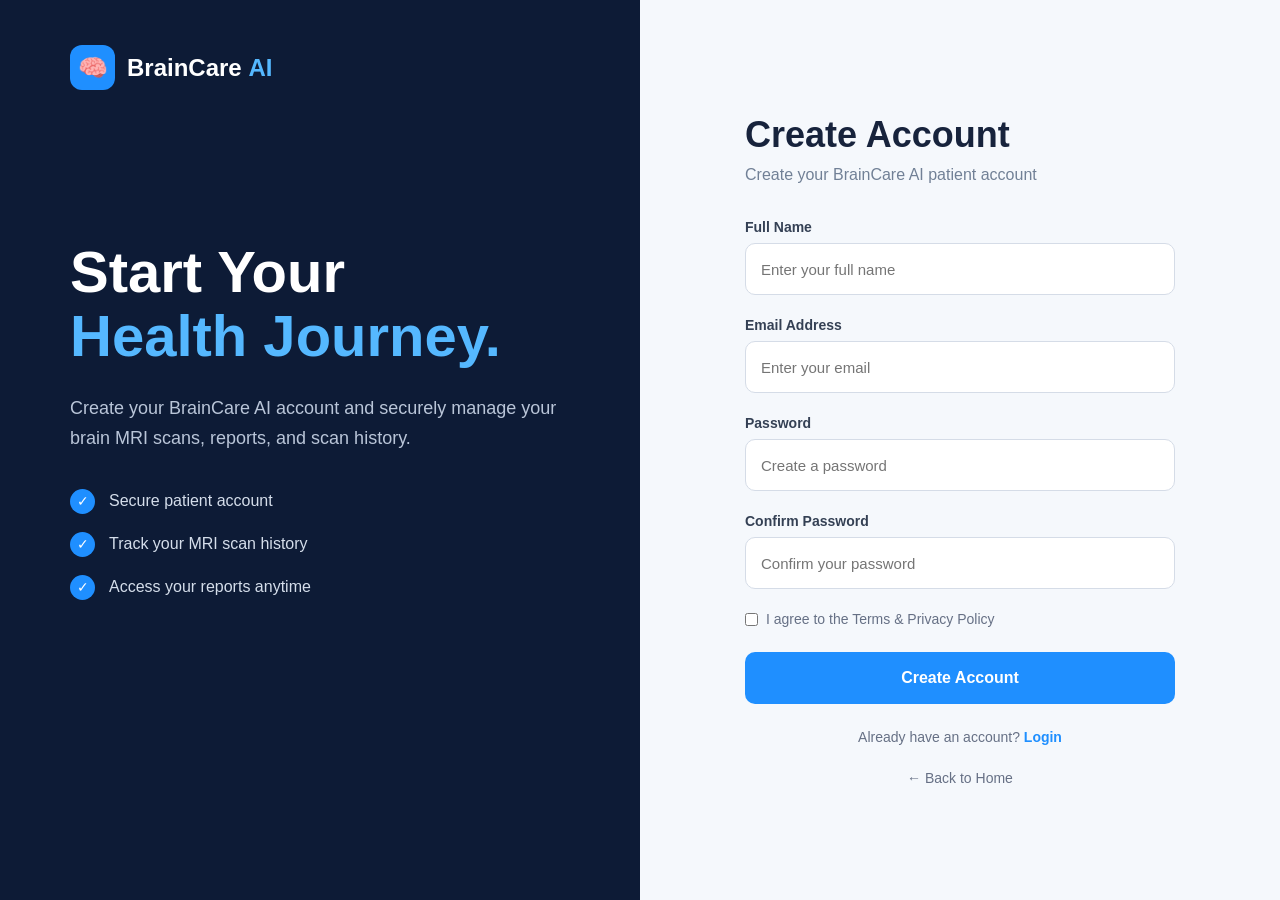
<file: frontend/signup.html>
<!DOCTYPE html>
<html lang="en">

<head>
    <meta charset="UTF-8">
    <meta name="viewport" content="width=device-width, initial-scale=1.0">
    <title>Create Account | BrainCare AI</title>
    <link rel="stylesheet" href="css/style.css">
</head>

<body>

    <div class="login-container">

        <div class="login-left">

            <div class="brand">
                <div class="logo">🧠</div>
                <span>BrainCare <strong>AI</strong></span>
            </div>

            <div class="left-content">

                <h1>
                    Start Your<br>
                    <span>Health Journey.</span>
                </h1>

                <p>
                    Create your BrainCare AI account and
                    securely manage your brain MRI scans,
                    reports, and scan history.
                </p>

                <div class="features">

                    <div class="feature">
                        <span>✓</span>
                        <p>Secure patient account</p>
                    </div>

                    <div class="feature">
                        <span>✓</span>
                        <p>Track your MRI scan history</p>
                    </div>

                    <div class="feature">
                        <span>✓</span>
                        <p>Access your reports anytime</p>
                    </div>

                </div>

            </div>

        </div>

        <div class="login-right">

            <div class="login-box">

                <h2>Create Account</h2>

                <p class="subtitle">
                    Create your BrainCare AI patient account
                </p>

                <form id="signupForm">

                    <div class="input-group">
                        <label for="name">Full Name</label>

                        <input
                            type="text"
                            id="name"
                            name="name"
                            placeholder="Enter your full name"
                            maxlength="100"
                            required
                        >
                    </div>

                    <div class="input-group">
                        <label for="email">Email Address</label>

                        <input
                            type="email"
                            id="email"
                            name="email"
                            placeholder="Enter your email"
                            maxlength="254"
                            required
                        >
                    </div>

                    <div class="input-group">
                        <label for="password">Password</label>

                        <input
                            type="password"
                            id="password"
                            name="password"
                            placeholder="Create a password"
                            minlength="8"
                            required
                        >
                    </div>

                    <div class="input-group">
                        <label for="confirmPassword">
                            Confirm Password
                        </label>

                        <input
                            type="password"
                            id="confirmPassword"
                            name="confirmPassword"
                            placeholder="Confirm your password"
                            required
                        >
                    </div>

                    <div class="remember">

                        <label>
                            <input
                                type="checkbox"
                                id="terms"
                                required
                            >

                            I agree to the Terms & Privacy Policy
                        </label>

                    </div>

                    <button
                        type="submit"
                        class="login-btn"
                        id="signupBtn"
                    >
                        Create Account
                    </button>

                    <p id="signupMessage" role="status"></p>

                </form>

                <p class="signup-text">
                    Already have an account?
                    <a href="login.html">Login</a>
                </p>

                <a href="index.html" class="back-home">
                    ← Back to Home
                </a>

            </div>

        </div>

    </div>

    <script src="js/script.js"></script>

</body>
</html>
</file>
<file: frontend/css/style.css>
/* =========================================
   GLOBAL
========================================= */

* {
    margin: 0;
    padding: 0;
    box-sizing: border-box;
}

html {
    scroll-behavior: smooth;
}

body {
    font-family: Arial, Helvetica, sans-serif;
    color: #17233c;
    background: #ffffff;
}

a {
    text-decoration: none;
}


/* =========================================
   NAVBAR - LANDING PAGE
========================================= */

.navbar {
    width: 100%;
    background: #ffffff;
    border-bottom: 1px solid #e8edf4;
    position: sticky;
    top: 0;
    z-index: 1000;
}

.nav-container {
    max-width: 1200px;
    margin: auto;
    padding: 18px 30px;

    display: flex;
    align-items: center;
    justify-content: space-between;
}

.logo-link {
    display: flex;
    align-items: center;
    gap: 10px;
    color: #17233c;
}

.logo-icon {
    width: 42px;
    height: 42px;

    display: flex;
    align-items: center;
    justify-content: center;

    background: #eaf5ff;
    border-radius: 12px;

    font-size: 23px;
}

.logo-text {
    font-size: 21px;
    font-weight: 600;
}

.logo-text strong {
    color: #1f8fff;
}

.nav-menu {
    display: flex;
    gap: 32px;
}

.nav-menu a {
    color: #526071;
    font-size: 15px;
    transition: 0.2s;
}

.nav-menu a:hover {
    color: #1f8fff;
}

.nav-buttons {
    display: flex;
    align-items: center;
    gap: 12px;
}

.nav-login {
    color: #1f8fff;
    padding: 10px 18px;
}

.nav-signup {
    background: #1f8fff;
    color: white;

    padding: 10px 20px;
    border-radius: 8px;

    font-weight: 600;
}

.nav-signup:hover {
    background: #0879e6;
}


/* =========================================
   HERO
========================================= */

.hero {
    background: linear-gradient(
        135deg,
        #f5faff,
        #ffffff
    );

    padding: 90px 30px;
}

.hero-container {
    max-width: 1200px;
    margin: auto;

    display: flex;
    align-items: center;
    justify-content: space-between;

    gap: 70px;
}

.hero-content {
    flex: 1;
}

.hero-badge {
    display: inline-block;

    background: #eaf5ff;
    color: #1f8fff;

    padding: 9px 15px;
    border-radius: 30px;

    font-size: 14px;
    font-weight: 600;

    margin-bottom: 25px;
}

.hero h1 {
    font-size: 64px;
    line-height: 1.08;

    color: #17233c;

    margin-bottom: 25px;
}

.hero h1 span {
    color: #1f8fff;
}

.hero-content > p {
    max-width: 600px;

    color: #667085;

    font-size: 18px;
    line-height: 1.7;

    margin-bottom: 32px;
}

.hero-buttons {
    display: flex;
    gap: 15px;

    margin-bottom: 30px;
}

.primary-btn {
    display: inline-flex;
    align-items: center;
    gap: 10px;

    background: #1f8fff;
    color: white;

    padding: 14px 23px;

    border-radius: 9px;

    font-weight: 600;

    transition: 0.2s;
}

.primary-btn:hover {
    background: #0879e6;
    transform: translateY(-2px);
}

.secondary-btn {
    display: inline-flex;
    align-items: center;

    padding: 14px 23px;

    border: 1px solid #d5dce7;
    border-radius: 9px;

    color: #344054;

    font-weight: 600;
}

.secondary-btn:hover {
    border-color: #1f8fff;
    color: #1f8fff;
}

.hero-info {
    display: flex;
    gap: 25px;
    flex-wrap: wrap;
}

.info-item {
    display: flex;
    align-items: center;
    gap: 8px;
}

.info-item span {
    width: 22px;
    height: 22px;

    background: #1f8fff;
    color: white;

    border-radius: 50%;

    display: flex;
    align-items: center;
    justify-content: center;

    font-size: 12px;
}

.info-item p {
    color: #667085;
    font-size: 14px;
}


/* =========================================
   HERO VISUAL
========================================= */

.hero-visual {
    flex: 0 0 430px;

    display: flex;
    justify-content: center;
}

.brain-card {
    width: 390px;
    height: 390px;

    background: #eaf5ff;

    border-radius: 35px;

    position: relative;

    display: flex;
    align-items: center;
    justify-content: center;
}

.brain-circle {
    width: 260px;
    height: 260px;

    background: white;

    border-radius: 50%;

    display: flex;
    align-items: center;
    justify-content: center;

    box-shadow: 0 20px 50px rgba(31, 143, 255, 0.15);
}

.brain-image {
    font-size: 125px;
}

.scan-card {
    position: absolute;

    right: -25px;
    bottom: 30px;

    background: white;

    padding: 16px 20px;

    border-radius: 12px;

    display: flex;
    align-items: center;
    gap: 12px;

    box-shadow: 0 10px 35px rgba(0, 0, 0, 0.10);
}

.scan-icon {
    width: 38px;
    height: 38px;

    background: #eaf8f0;
    color: #20a464;

    border-radius: 50%;

    display: flex;
    align-items: center;
    justify-content: center;

    font-weight: bold;
}

.scan-card strong {
    font-size: 14px;
}

.scan-card p {
    color: #7a8595;
    font-size: 12px;
    margin-top: 4px;
}


/* =========================================
   COMMON SECTION
========================================= */

.section-container {
    max-width: 1200px;
    margin: auto;
    padding: 90px 30px;
}

.section-heading {
    max-width: 700px;
    margin: auto;

    text-align: center;

    margin-bottom: 55px;
}

.section-label {
    color: #1f8fff;

    font-size: 13px;
    font-weight: 700;

    letter-spacing: 1.5px;
}

.section-heading h2 {
    font-size: 40px;

    margin-top: 12px;
    margin-bottom: 18px;

    color: #17233c;
}

.section-heading p {
    color: #667085;

    font-size: 17px;
    line-height: 1.7;
}


/* =========================================
   ABOUT
========================================= */

.about-section {
    background: #ffffff;
}

.about-grid {
    display: grid;

    grid-template-columns: repeat(3, 1fr);

    gap: 25px;
}

.about-card {
    padding: 32px;

    border: 1px solid #e7edf4;

    border-radius: 15px;

    background: white;

    transition: 0.2s;
}

.about-card:hover {
    transform: translateY(-5px);

    box-shadow: 0 15px 40px rgba(0, 0, 0, 0.07);
}

.about-icon {
    width: 55px;
    height: 55px;

    background: #eaf5ff;

    border-radius: 13px;

    display: flex;
    align-items: center;
    justify-content: center;

    font-size: 27px;

    margin-bottom: 20px;
}

.about-card h3 {
    font-size: 20px;
    margin-bottom: 12px;
}

.about-card p {
    color: #667085;
    line-height: 1.7;
}


/* =========================================
   HOW IT WORKS
========================================= */

.how-section {
    background: #f7faff;
}

.steps-container {
    display: grid;

    grid-template-columns: repeat(3, 1fr);

    gap: 25px;
}

.step-card {
    background: white;

    padding: 32px;

    border-radius: 15px;

    border: 1px solid #e6edf5;

    position: relative;
}

.step-number {
    position: absolute;

    top: 20px;
    right: 22px;

    color: #d7e7f8;

    font-size: 30px;
    font-weight: 700;
}

.step-icon {
    font-size: 35px;

    margin-bottom: 22px;
}

.step-card h3 {
    margin-bottom: 12px;

    font-size: 21px;
}

.step-card p {
    color: #667085;
    line-height: 1.7;
}


/* =========================================
   CTA
========================================= */

.cta-section {
    padding: 80px 30px;

    background: #0d1b36;
}

.cta-container {
    max-width: 1100px;
    margin: auto;

    display: flex;
    align-items: center;
    justify-content: space-between;

    gap: 30px;
}

.cta-container h2 {
    color: white;

    font-size: 38px;

    margin: 12px 0;
}

.cta-container p {
    color: #b9c5d8;
}


/* =========================================
   FOOTER
========================================= */

.footer {
    background: #081226;
    color: white;

    padding: 50px 30px 20px;
}

.footer-container {
    max-width: 1200px;
    margin: auto;

    display: flex;
    justify-content: space-between;

    gap: 40px;
}

.footer-logo {
    display: flex;
    align-items: center;
    gap: 10px;
}

.footer-brand > p {
    color: #8f9bae;

    margin-top: 15px;
}

.footer-links {
    display: flex;
    gap: 25px;
}

.footer-links a {
    color: #b9c5d8;
}

.footer-links a:hover {
    color: #55b8ff;
}

.footer-bottom {
    max-width: 1200px;
    margin: 35px auto 0;

    padding-top: 20px;

    border-top: 1px solid #1b2940;

    display: flex;
    justify-content: space-between;

    color: #7f8da2;

    font-size: 13px;
}


/* =========================================
   LOGIN PAGE
========================================= */

.login-container {
    min-height: 100vh;
    display: flex;
    background: #f5f8fc;
}


/* LEFT SIDE */

.login-left {
    width: 50%;
    background: #0d1b36;
    color: white;
    padding: 45px 70px;
    display: flex;
    flex-direction: column;
}

.login-left .brand {
    display: flex;
    align-items: center;
    gap: 12px;
    font-size: 24px;
    font-weight: 600;
}

.login-left .brand strong {
    color: #55b8ff;
}

.login-left .logo {
    width: 45px;
    height: 45px;
    background: #1f8fff;
    border-radius: 12px;

    display: flex;
    align-items: center;
    justify-content: center;

    font-size: 24px;
}

.left-content {
    margin-top: 150px;
    max-width: 500px;
}

.left-content h1 {
    font-size: 58px;
    line-height: 1.1;
    margin-bottom: 25px;
}

.left-content h1 span {
    color: #55b8ff;
}

.left-content > p {
    color: #b9c5d8;
    font-size: 18px;
    line-height: 1.7;
    margin-bottom: 35px;
}

.features {
    display: flex;
    flex-direction: column;
    gap: 18px;
}

.feature {
    display: flex;
    align-items: center;
    gap: 14px;
}

.feature > span {
    width: 25px;
    height: 25px;
    background: #1f8fff;
    border-radius: 50%;

    display: flex;
    align-items: center;
    justify-content: center;

    font-size: 14px;
}

.feature p {
    color: #d5deeb;
}


/* RIGHT SIDE */

.login-right {
    width: 50%;
    display: flex;
    align-items: center;
    justify-content: center;
    padding: 40px;
}

.login-box {
    width: 100%;
    max-width: 430px;
}

.login-box h2 {
    font-size: 36px;
    margin-bottom: 10px;
    color: #17233c;
}

.login-box .subtitle {
    color: #718096;
    margin-bottom: 35px;
}


/* INPUT */

.input-group {
    margin-bottom: 22px;
}

.input-group label {
    display: block;
    font-size: 14px;
    font-weight: 600;
    margin-bottom: 8px;
    color: #344054;
}

.input-group input[type="text"],
.input-group input[type="email"],
.input-group input[type="password"] {
    width: 100%;
    height: 52px;

    border: 1px solid #d5dce7;
    border-radius: 10px;

    padding: 0 15px;

    font-size: 15px;
    outline: none;

    transition: 0.2s;
}

.input-group input[type="text"]:focus,
.input-group input[type="email"]:focus,
.input-group input[type="password"]:focus {
    border-color: #1f8fff;
    box-shadow: 0 0 0 3px rgba(31, 143, 255, 0.1);
}


/* PASSWORD */

.password-label {
    display: flex;
    justify-content: space-between;
    align-items: center;
}

.password-label a {
    color: #1f8fff;
    text-decoration: none;
    font-size: 13px;
}


/* REMEMBER */

.remember {
    margin-bottom: 25px;
}

.remember label {
    font-size: 14px;
    color: #667085;

    display: flex;
    align-items: center;
    gap: 8px;
}


/* LOGIN BUTTON */

.login-box .login-btn {
    width: 100%;
    height: 52px;

    border: none;
    border-radius: 10px;

    background: #1f8fff;
    color: white;

    font-size: 16px;
    font-weight: 600;

    cursor: pointer;

    transition: 0.2s;
}

.login-box .login-btn:hover {
    background: #0879e6;
    transform: translateY(-1px);
}


/* SIGNUP */

.signup-text {
    text-align: center;
    margin-top: 25px;

    color: #667085;
    font-size: 14px;
}

.signup-text a {
    color: #1f8fff;
    font-weight: 600;
    text-decoration: none;
}


/* BACK TO HOME */

.back-home {
    display: block;
    text-align: center;

    margin-top: 25px;

    color: #667085;
    text-decoration: none;

    font-size: 14px;
}

.back-home:hover {
    color: #1f8fff;
}


/* =========================================
   RESPONSIVE
========================================= */

@media (max-width: 900px) {

    .nav-menu {
        display: none;
    }

    .hero-container {
        flex-direction: column;
    }

    .hero-content {
        text-align: center;
    }

    .hero-content > p {
        margin-left: auto;
        margin-right: auto;
    }

    .hero-buttons,
    .hero-info {
        justify-content: center;
    }

    .hero-visual {
        flex: auto;
        width: 100%;
    }

    .about-grid,
    .steps-container {
        grid-template-columns: 1fr;
    }

    .cta-container {
        flex-direction: column;
        text-align: center;
    }

    .footer-container,
    .footer-bottom {
        flex-direction: column;
    }


    /* LOGIN RESPONSIVE */

    .login-container {
        flex-direction: column;
    }

    .login-left {
        width: 100%;
        padding: 30px;
        min-height: 400px;
    }

    .login-right {
        width: 100%;
        padding: 40px 25px;
    }

    .left-content {
        margin-top: 70px;
    }

    .left-content h1 {
        font-size: 42px;
    }
    
}
</file>
<file: frontend/css/dashboard.css>
/* =========================================
   BRAINCARE AI
   PATIENT DASHBOARD
========================================= */

* {
    margin: 0;
    padding: 0;
    box-sizing: border-box;
}

body {
    font-family: Arial, Helvetica, sans-serif;
    background: #f5f8fc;
    color: #17233c;
}

a {
    text-decoration: none;
}


/* =========================================
   DASHBOARD CONTAINER
========================================= */

.dashboard-container {
    min-height: 100vh;
    display: flex;
}


/* =========================================
   SIDEBAR
========================================= */

.sidebar {
    width: 250px;
    min-height: 100vh;

    background: #0d1b36;
    color: white;

    padding: 28px 20px;

    display: flex;
    flex-direction: column;
}


/* BRAND */

.dashboard-brand {
    display: flex;
    align-items: center;

    gap: 12px;

    font-size: 22px;
    font-weight: 700;

    margin-bottom: 45px;
}

.dashboard-brand strong {
    color: #55b8ff;
}

.dashboard-logo {
    width: 44px;
    height: 44px;

    background: #1f8fff;

    border-radius: 12px;

    display: flex;
    align-items: center;
    justify-content: center;

    font-size: 23px;
}


/* =========================================
   SIDEBAR NAVIGATION
========================================= */

.sidebar-nav {
    display: flex;
    flex-direction: column;

    gap: 8px;
}

.sidebar-nav a {
    display: flex;
    align-items: center;

    gap: 12px;

    padding: 13px 15px;

    border-radius: 9px;

    color: #c7d2e3;

    font-size: 14px;

    transition: 0.2s;
}

.sidebar-nav a span {
    width: 20px;

    text-align: center;

    font-size: 16px;
}

.sidebar-nav a:hover {
    background: #16294b;
    color: white;
}

.sidebar-nav a.active {
    background: #1f8fff;
    color: white;
}


/* =========================================
   SIDEBAR BOTTOM
========================================= */

.sidebar-bottom {
    margin-top: auto;
}

.sidebar-bottom a {
    display: flex;
    align-items: center;

    gap: 12px;

    padding: 13px 15px;

    color: #c7d2e3;

    border-radius: 9px;
}

.sidebar-bottom a:hover {
    background: #16294b;
    color: white;
}


/* =========================================
   MAIN CONTENT
========================================= */

.dashboard-main {
    flex: 1;

    padding: 25px 35px;

    overflow-x: hidden;
}


/* =========================================
   TOP BAR
========================================= */

.dashboard-topbar {
    display: flex;

    align-items: center;
    justify-content: space-between;

    padding-bottom: 20px;

    border-bottom: 1px solid #e3e8f0;
}

.dashboard-page-label {
    color: #718096;

    font-size: 15px;

    font-weight: 600;
}

.topbar-right {
    display: flex;

    align-items: center;

    gap: 18px;
}


/* NOTIFICATION */

.notification-btn {
    width: 40px;
    height: 40px;

    border: none;

    background: white;

    border-radius: 10px;

    cursor: pointer;

    font-size: 17px;

    box-shadow: 0 2px 8px rgba(0, 0, 0, 0.04);
}


/* PATIENT PROFILE */

.patient-mini-profile {
    display: flex;

    align-items: center;

    gap: 10px;
}

.patient-avatar {
    width: 42px;
    height: 42px;

    border-radius: 50%;

    background: #e1f0ff;

    color: #1f8fff;

    display: flex;
    align-items: center;
    justify-content: center;

    font-size: 13px;

    font-weight: 700;
}

.patient-mini-profile strong {
    display: block;

    font-size: 14px;
}

.patient-mini-profile small {
    display: block;

    color: #718096;

    margin-top: 3px;
}


/* =========================================
   WELCOME SECTION
========================================= */

.welcome-section {
    display: flex;

    justify-content: space-between;

    align-items: center;

    padding: 32px 0;
}

.welcome-small {
    color: #1f8fff;

    font-size: 14px;

    margin-bottom: 7px;
}

.welcome-section h1 {
    font-size: 32px;

    line-height: 1.2;

    margin-bottom: 8px;
}

.welcome-section h1 span {
    color: #1f8fff;
}

.welcome-section > div:first-child > p:last-child {
    color: #718096;

    font-size: 14px;
}

.dashboard-date {
    text-align: right;

    display: flex;
    flex-direction: column;

    gap: 5px;
}

.dashboard-date span {
    color: #718096;

    font-size: 13px;
}

.dashboard-date strong {
    font-size: 14px;
}


/* =========================================
   SUMMARY CARDS
========================================= */

.summary-grid {
    display: grid;

    grid-template-columns: repeat(4, 1fr);

    gap: 18px;

    margin-bottom: 25px;
}

.summary-card {
    background: white;

    border: 1px solid #e6ebf2;

    border-radius: 14px;

    padding: 20px;

    display: flex;

    align-items: center;

    gap: 14px;

    box-shadow: 0 3px 12px rgba(20, 40, 80, 0.04);
}

.summary-icon {
    width: 48px;
    height: 48px;

    flex-shrink: 0;

    border-radius: 12px;

    display: flex;

    align-items: center;
    justify-content: center;

    font-size: 20px;
}

.summary-icon.blue {
    background: #e7f3ff;
}

.summary-icon.green {
    background: #e8f8ef;
}

.summary-icon.purple {
    background: #f0eaff;
}

.summary-icon.orange {
    background: #fff1df;
}

.summary-card p {
    color: #718096;

    font-size: 13px;

    margin-bottom: 5px;
}

.summary-card h2 {
    font-size: 25px;

    margin-bottom: 3px;
}

.summary-card small {
    color: #98a2b3;

    font-size: 11px;
}


/* =========================================
   MAIN DASHBOARD GRID
========================================= */

.dashboard-grid {
    display: grid;

    grid-template-columns: 1.4fr 1fr;

    gap: 22px;

    margin-bottom: 25px;
}


/* =========================================
   UPLOAD CARD
========================================= */

.upload-card {
    background: white;

    border: 1px solid #e6ebf2;

    border-radius: 16px;

    padding: 25px;

    box-shadow: 0 3px 12px rgba(20, 40, 80, 0.04);
}

.upload-header {
    display: flex;

    justify-content: space-between;

    align-items: flex-start;
}

.section-label {
    display: block;

    color: #1f8fff;

    font-size: 11px;

    font-weight: 700;

    letter-spacing: 1.5px;

    margin-bottom: 7px;
}

.upload-header h2 {
    font-size: 22px;

    margin-bottom: 7px;
}

.upload-header p {
    color: #718096;

    font-size: 14px;
}

.upload-icon {
    font-size: 34px;
}


/* UPLOAD AREA */

.upload-area {
    margin-top: 22px;

    padding: 35px 25px;

    text-align: center;

    border: 2px dashed #cbd8e8;

    border-radius: 13px;

    background: #f9fbfe;
}

.upload-cloud {
    width: 50px;
    height: 50px;

    margin: 0 auto 12px;

    border-radius: 50%;

    background: #e5f2ff;

    color: #1f8fff;

    display: flex;

    align-items: center;
    justify-content: center;

    font-size: 25px;
}

.upload-area h3 {
    font-size: 17px;

    margin-bottom: 8px;
}

.upload-area p {
    color: #718096;

    font-size: 13px;

    line-height: 1.5;

    margin-bottom: 17px;
}

.upload-btn {
    border: none;

    background: #1f8fff;

    color: white;

    padding: 12px 22px;

    border-radius: 9px;

    font-size: 14px;

    font-weight: 600;

    cursor: pointer;

    transition: 0.2s;
}

.upload-btn:hover {
    background: #0879e6;

    transform: translateY(-1px);
}

.upload-area small {
    display: block;

    margin-top: 12px;

    color: #98a2b3;

    font-size: 11px;
}


/* =========================================
   LATEST RESULT
========================================= */

.latest-result-card {
    background: white;

    border: 1px solid #e6ebf2;

    border-radius: 16px;

    padding: 25px;

    box-shadow: 0 3px 12px rgba(20, 40, 80, 0.04);
}

.card-header {
    display: flex;

    justify-content: space-between;

    align-items: flex-start;
}

.latest-result-card h2,
.recent-scans-card h2 {
    font-size: 21px;
}

.status-badge {
    background: #f1f3f6;

    color: #718096;

    padding: 6px 11px;

    border-radius: 20px;

    font-size: 11px;
}

.no-result {
    text-align: center;

    padding: 50px 20px;
}

.no-result-icon {
    font-size: 45px;

    margin-bottom: 12px;
}

.no-result h3 {
    font-size: 17px;

    margin-bottom: 8px;
}

.no-result p {
    color: #718096;

    font-size: 13px;

    line-height: 1.5;
}


/* =========================================
   RECENT SCANS
========================================= */

.recent-scans-card {
    background: white;

    border: 1px solid #e6ebf2;

    border-radius: 16px;

    padding: 25px;

    margin-bottom: 22px;

    box-shadow: 0 3px 12px rgba(20, 40, 80, 0.04);
}

.card-header > a {
    color: #1f8fff;

    font-size: 13px;

    font-weight: 600;
}

.empty-history {
    text-align: center;

    padding: 45px 20px;
}

.empty-history > div {
    font-size: 35px;

    margin-bottom: 10px;
}

.empty-history h3 {
    font-size: 17px;

    margin-bottom: 7px;
}

.empty-history p {
    color: #718096;

    font-size: 13px;
}


/* =========================================
   MEDICAL DISCLAIMER
========================================= */

.medical-disclaimer {
    background: #fff8e8;

    border: 1px solid #f1dda9;

    border-radius: 12px;

    padding: 16px 20px;

    margin-bottom: 20px;
}

.medical-disclaimer strong {
    color: #8a6415;

    font-size: 13px;
}

.medical-disclaimer p {
    color: #766b52;

    font-size: 12px;

    line-height: 1.6;

    margin-top: 6px;
}


/* =========================================
   RESPONSIVE
========================================= */

@media (max-width: 1100px) {

    .summary-grid {
        grid-template-columns: repeat(2, 1fr);
    }

    .dashboard-grid {
        grid-template-columns: 1fr;
    }
}


@media (max-width: 800px) {

    .sidebar {
        width: 210px;
    }

    .dashboard-main {
        padding: 20px;
    }

    .welcome-section {
        flex-direction: column;

        align-items: flex-start;

        gap: 15px;
    }

    .dashboard-date {
        text-align: left;
    }
}


@media (max-width: 600px) {

    .dashboard-container {
        flex-direction: column;
    }

    .sidebar {
        width: 100%;

        min-height: auto;
    }

    .summary-grid {
        grid-template-columns: 1fr;
    }

    .dashboard-topbar {
        flex-direction: column;

        align-items: flex-start;

        gap: 15px;
    }

    .topbar-right {
        width: 100%;

        justify-content: space-between;
    }

    .dashboard-main {
        padding: 18px;
    }

    .welcome-section h1 {
        font-size: 27px;
    }
}
</file>
<file: frontend/css/profile.css>
/* =========================================
   BRAINCARE AI - PROFILE PAGE
========================================= */

* {
    margin: 0;
    padding: 0;
    box-sizing: border-box;
}

body {
    font-family: Arial, Helvetica, sans-serif;
    background: #f4f7fb;
    color: #1e293b;
}


/* =========================================
   PAGE
========================================= */

.profile-page {
    min-height: 100vh;
    display: flex;
}


/* =========================================
   SIDEBAR
========================================= */

.sidebar {
    width: 250px;
    min-height: 100vh;
    background: #0f2747;
    color: white;
    position: fixed;
    left: 0;
    top: 0;
    display: flex;
    flex-direction: column;
    padding: 24px 16px;
}


/* Brand */

.dashboard-brand {
    display: flex;
    align-items: center;
    gap: 10px;
    font-size: 20px;
    font-weight: 600;
    padding: 0 10px 30px;
}

.dashboard-brand strong {
    color: #63b3ed;
}

.dashboard-logo {
    width: 40px;
    height: 40px;
    border-radius: 12px;
    background: #1d4ed8;
    display: flex;
    align-items: center;
    justify-content: center;
    font-size: 21px;
}


/* Navigation */

.sidebar-nav {
    display: flex;
    flex-direction: column;
    gap: 8px;
}

.sidebar-nav a,
.sidebar-bottom a {
    text-decoration: none;
    color: #cbd5e1;
    padding: 13px 14px;
    border-radius: 10px;
    display: flex;
    align-items: center;
    gap: 12px;
    font-size: 14px;
    transition: 0.2s ease;
}

.sidebar-nav a:hover,
.sidebar-bottom a:hover {
    background: #19385f;
    color: white;
}

.sidebar-nav a.active {
    background: #2563eb;
    color: white;
}

.sidebar-nav span,
.sidebar-bottom span {
    width: 20px;
    text-align: center;
    font-size: 17px;
}

.sidebar-bottom {
    margin-top: auto;
}


/* =========================================
   MAIN CONTENT
========================================= */

.profile-main {
    margin-left: 250px;
    width: calc(100% - 250px);
    padding: 28px 36px;
}


/* =========================================
   TOP BAR
========================================= */

.profile-topbar {
    display: flex;
    align-items: center;
    justify-content: space-between;
    margin-bottom: 30px;
}

.page-label {
    color: #64748b;
    font-size: 13px;
    margin-bottom: 5px;
}

.profile-topbar h2 {
    font-size: 25px;
    color: #0f2747;
}

.patient-profile {
    display: flex;
    align-items: center;
    gap: 11px;
}

.patient-avatar {
    width: 43px;
    height: 43px;
    border-radius: 50%;
    background: #dbeafe;
    color: #1d4ed8;
    display: flex;
    align-items: center;
    justify-content: center;
    font-weight: bold;
}

.patient-profile strong {
    display: block;
    font-size: 14px;
    color: #1e293b;
}

.patient-profile small {
    display: block;
    color: #64748b;
    margin-top: 3px;
}


/* =========================================
   PROFILE HEADER
========================================= */

.profile-header-card {
    background: white;
    border: 1px solid #e2e8f0;
    border-radius: 18px;
    padding: 28px;
    display: flex;
    align-items: center;
    gap: 20px;
    margin-bottom: 25px;
}

.large-profile-avatar {
    width: 82px;
    height: 82px;
    border-radius: 50%;
    background: #dbeafe;
    color: #1d4ed8;
    display: flex;
    align-items: center;
    justify-content: center;
    font-size: 25px;
    font-weight: 700;
    flex-shrink: 0;
}

.profile-header-info {
    flex: 1;
}

.profile-header-info h1 {
    color: #0f2747;
    font-size: 24px;
    margin-bottom: 5px;
}

.profile-header-info p {
    color: #64748b;
    font-size: 14px;
    margin-bottom: 8px;
}

.patient-id {
    display: inline-block;
    background: #eff6ff;
    color: #2563eb;
    padding: 6px 10px;
    border-radius: 7px;
    font-size: 11px;
    font-weight: 600;
}

.profile-status {
    display: flex;
    align-items: center;
    gap: 8px;
    background: #f0fdf4;
    color: #15803d;
    padding: 9px 13px;
    border-radius: 20px;
    font-size: 12px;
    font-weight: 600;
}

.status-dot {
    width: 8px;
    height: 8px;
    background: #22c55e;
    border-radius: 50%;
}


/* =========================================
   PROFILE CARD
========================================= */

.profile-card {
    background: white;
    border: 1px solid #e2e8f0;
    border-radius: 18px;
    padding: 25px;
    margin-bottom: 25px;
}

.card-header {
    margin-bottom: 25px;
}

.section-label {
    color: #2563eb;
    font-size: 11px;
    font-weight: 700;
    letter-spacing: 1px;
}

.card-header h2 {
    color: #0f2747;
    font-size: 20px;
    margin-top: 5px;
}


/* =========================================
   FORM
========================================= */

.form-grid {
    display: grid;
    grid-template-columns: repeat(2, 1fr);
    gap: 20px;
}

.form-group {
    display: flex;
    flex-direction: column;
}

.form-group.full-width {
    grid-column: 1 / -1;
}

.form-group label {
    color: #334155;
    font-size: 13px;
    font-weight: 600;
    margin-bottom: 8px;
}

.form-group input,
.form-group select,
.form-group textarea {
    width: 100%;
    border: 1px solid #dbe3ec;
    border-radius: 9px;
    padding: 12px 13px;
    font-family: inherit;
    font-size: 13px;
    color: #334155;
    background: #ffffff;
    outline: none;
    transition: 0.2s ease;
}

.form-group input:focus,
.form-group select:focus,
.form-group textarea:focus {
    border-color: #2563eb;
    box-shadow: 0 0 0 3px #dbeafe;
}

.form-group textarea {
    resize: vertical;
    line-height: 1.5;
}

.form-actions {
    display: flex;
    justify-content: flex-end;
    gap: 10px;
    margin-top: 25px;
    padding-top: 20px;
    border-top: 1px solid #edf2f7;
}

.cancel-btn,
.save-btn {
    border: none;
    padding: 11px 18px;
    border-radius: 9px;
    font-size: 13px;
    font-weight: 600;
    cursor: pointer;
    transition: 0.2s ease;
}

.cancel-btn {
    background: #f1f5f9;
    color: #475569;
}

.cancel-btn:hover {
    background: #e2e8f0;
}

.save-btn {
    background: #2563eb;
    color: white;
}

.save-btn:hover {
    background: #1d4ed8;
}


/* =========================================
   ACCOUNT INFORMATION
========================================= */

.account-grid {
    display: grid;
    grid-template-columns: repeat(3, 1fr);
    gap: 20px;
    margin-bottom: 25px;
}

.account-card {
    background: white;
    border: 1px solid #e2e8f0;
    border-radius: 16px;
    padding: 20px;
    display: flex;
    align-items: center;
    gap: 14px;
}

.account-icon {
    width: 46px;
    height: 46px;
    border-radius: 12px;
    background: #eff6ff;
    display: flex;
    align-items: center;
    justify-content: center;
    font-size: 20px;
}

.account-card span {
    color: #64748b;
    font-size: 12px;
}

.account-card h3 {
    color: #0f2747;
    font-size: 15px;
    margin-top: 5px;
}


/* =========================================
   PROFILE INFORMATION
========================================= */

.profile-info-card {
    background: white;
    border: 1px solid #e2e8f0;
    border-radius: 16px;
    padding: 22px;
    display: flex;
    align-items: flex-start;
    gap: 15px;
    margin-bottom: 25px;
}

.info-icon {
    width: 45px;
    height: 45px;
    flex-shrink: 0;
    border-radius: 12px;
    background: #eff6ff;
    display: flex;
    align-items: center;
    justify-content: center;
    font-size: 20px;
}

.profile-info-card h3 {
    color: #0f2747;
    font-size: 15px;
    margin-bottom: 7px;
}

.profile-info-card p {
    color: #64748b;
    font-size: 13px;
    line-height: 1.6;
}


/* =========================================
   MEDICAL DISCLAIMER
========================================= */

.medical-disclaimer {
    background: #fff7ed;
    border: 1px solid #fed7aa;
    border-radius: 14px;
    padding: 18px 20px;
    margin-bottom: 20px;
}

.medical-disclaimer strong {
    color: #c2410c;
    font-size: 13px;
}

.medical-disclaimer p {
    color: #9a3412;
    font-size: 12px;
    line-height: 1.6;
    margin-top: 6px;
}


/* =========================================
   RESPONSIVE
========================================= */

@media (max-width: 1000px) {

    .sidebar {
        width: 220px;
    }

    .profile-main {
        margin-left: 220px;
        width: calc(100% - 220px);
        padding: 25px;
    }

    .account-grid {
        grid-template-columns: 1fr;
    }

}


@media (max-width: 700px) {

    .profile-page {
        flex-direction: column;
    }

    .sidebar {
        position: relative;
        width: 100%;
        min-height: auto;
    }

    .profile-main {
        margin-left: 0;
        width: 100%;
        padding: 20px;
    }

    .sidebar-nav {
        display: grid;
        grid-template-columns: repeat(2, 1fr);
    }

    .patient-profile {
        display: none;
    }

    .profile-topbar {
        align-items: flex-start;
    }

    .profile-header-card {
        flex-wrap: wrap;
    }

    .profile-status {
        width: 100%;
        justify-content: center;
    }

    .form-grid {
        grid-template-columns: 1fr;
    }

    .form-group.full-width {
        grid-column: auto;
    }

}


@media (max-width: 450px) {

    .profile-main {
        padding: 15px;
    }

    .profile-header-card,
    .profile-card {
        padding: 18px;
    }

    .sidebar-nav {
        grid-template-columns: 1fr;
    }

    .large-profile-avatar {
        width: 70px;
        height: 70px;
        font-size: 21px;
    }

    .profile-header-info h1 {
        font-size: 20px;
    }

    .form-actions {
        flex-direction: column;
    }

    .cancel-btn,
    .save-btn {
        width: 100%;
    }

}
</file>
<file: frontend/css/scans.css>
/* =========================================
   BRAINCARE AI
   MY SCANS / SCAN HISTORY PAGE
========================================= */

* {
    margin: 0;
    padding: 0;
    box-sizing: border-box;
}

body {
    font-family: Arial, Helvetica, sans-serif;
    background: #f5f8fc;
    color: #17233c;
}

a {
    text-decoration: none;
}


/* =========================================
   MAIN PAGE
========================================= */

.scans-page {
    min-height: 100vh;
    display: flex;
}


/* =========================================
   SIDEBAR
========================================= */

.sidebar {
    width: 250px;
    min-height: 100vh;

    background: #0d1b36;
    color: white;

    padding: 28px 20px;

    display: flex;
    flex-direction: column;
}


/* BRAND */

.dashboard-brand {
    display: flex;
    align-items: center;

    gap: 12px;

    font-size: 22px;
    font-weight: 700;

    margin-bottom: 45px;
}

.dashboard-brand strong {
    color: #55b8ff;
}

.dashboard-logo {
    width: 44px;
    height: 44px;

    background: #1f8fff;

    border-radius: 12px;

    display: flex;
    align-items: center;
    justify-content: center;

    font-size: 23px;
}


/* =========================================
   SIDEBAR NAV
========================================= */

.sidebar-nav {
    display: flex;
    flex-direction: column;

    gap: 8px;
}

.sidebar-nav a {
    display: flex;
    align-items: center;

    gap: 12px;

    padding: 13px 15px;

    border-radius: 9px;

    color: #c7d2e3;

    font-size: 14px;

    transition: 0.2s;
}

.sidebar-nav a span {
    width: 20px;
    text-align: center;
}

.sidebar-nav a:hover {
    background: #16294b;
    color: white;
}

.sidebar-nav a.active {
    background: #1f8fff;
    color: white;
}


/* =========================================
   SIDEBAR BOTTOM
========================================= */

.sidebar-bottom {
    margin-top: auto;
}

.sidebar-bottom a {
    display: flex;
    align-items: center;

    gap: 12px;

    padding: 13px 15px;

    border-radius: 9px;

    color: #c7d2e3;

    font-size: 14px;
}

.sidebar-bottom a:hover {
    background: #16294b;
    color: white;
}


/* =========================================
   MAIN CONTENT
========================================= */

.scans-main {
    flex: 1;

    padding: 25px 40px;

    overflow-x: hidden;
}


/* =========================================
   TOP BAR
========================================= */

.scans-topbar {
    display: flex;

    align-items: center;
    justify-content: space-between;

    padding-bottom: 22px;

    border-bottom: 1px solid #e3e8f0;
}

.page-label {
    color: #718096;

    font-size: 13px;

    margin-bottom: 5px;
}

.scans-topbar h2 {
    font-size: 22px;
}


/* PATIENT PROFILE */

.patient-profile {
    display: flex;

    align-items: center;

    gap: 10px;
}

.patient-avatar {
    width: 42px;
    height: 42px;

    border-radius: 50%;

    background: #e1f0ff;

    color: #1f8fff;

    display: flex;

    align-items: center;
    justify-content: center;

    font-size: 13px;

    font-weight: 700;
}

.patient-profile strong {
    display: block;

    font-size: 14px;
}

.patient-profile small {
    display: block;

    color: #718096;

    margin-top: 3px;
}


/* =========================================
   INTRO
========================================= */

.scans-intro {
    display: flex;

    align-items: center;

    gap: 18px;

    padding: 35px 0 25px;
}

.intro-icon {
    width: 58px;
    height: 58px;

    border-radius: 15px;

    background: #e5f2ff;

    display: flex;

    align-items: center;
    justify-content: center;

    font-size: 28px;
}

.scans-intro h1 {
    font-size: 30px;

    margin-bottom: 7px;
}

.scans-intro p {
    color: #718096;

    font-size: 14px;
}


/* =========================================
   SUMMARY CARDS
========================================= */

.scan-summary-grid {
    max-width: 1100px;

    display: grid;

    grid-template-columns: repeat(3, 1fr);

    gap: 18px;

    margin-bottom: 25px;
}

.scan-summary-card {
    background: white;

    border: 1px solid #e6ebf2;

    border-radius: 14px;

    padding: 20px;

    display: flex;

    align-items: center;

    gap: 15px;

    box-shadow: 0 4px 15px rgba(20, 40, 80, 0.04);
}

.summary-icon {
    width: 48px;
    height: 48px;

    border-radius: 12px;

    display: flex;

    align-items: center;
    justify-content: center;

    font-size: 20px;

    font-weight: bold;
}

.summary-icon.blue {
    background: #e5f2ff;
    color: #1f8fff;
}

.summary-icon.green {
    background: #e8f8ef;
    color: #1d9b5a;
}

.summary-icon.purple {
    background: #f0eaff;
    color: #805ad5;
}

.scan-summary-card span {
    display: block;

    color: #718096;

    font-size: 12px;

    margin-bottom: 5px;
}

.scan-summary-card h2 {
    font-size: 24px;
}


/* =========================================
   SCAN HISTORY CARD
========================================= */

.scan-history-card {
    max-width: 1100px;

    background: white;

    border: 1px solid #e6ebf2;

    border-radius: 18px;

    padding: 25px;

    box-shadow: 0 4px 15px rgba(20, 40, 80, 0.05);
}


/* HEADER */

.card-header {
    display: flex;

    align-items: center;
    justify-content: space-between;

    gap: 15px;

    margin-bottom: 22px;
}

.section-label {
    display: block;

    color: #1f8fff;

    font-size: 11px;

    font-weight: 700;

    letter-spacing: 1px;

    margin-bottom: 5px;
}

.card-header h2 {
    font-size: 20px;
}


/* UPLOAD BUTTON */

.upload-btn {
    background: #1f8fff;

    color: white;

    padding: 11px 18px;

    border-radius: 8px;

    font-size: 13px;

    font-weight: 600;

    transition: 0.2s;
}

.upload-btn:hover {
    background: #0879e6;

    transform: translateY(-1px);
}


/* =========================================
   TABLE
========================================= */

.table-container {
    width: 100%;

    overflow-x: auto;
}

table {
    width: 100%;

    border-collapse: collapse;

    min-width: 850px;
}

thead {
    background: #f7f9fc;
}

th {
    padding: 14px 12px;

    text-align: left;

    color: #667085;

    font-size: 11px;

    font-weight: 700;

    text-transform: uppercase;

    letter-spacing: 0.4px;

    border-bottom: 1px solid #e5eaf0;
}

td {
    padding: 17px 12px;

    color: #667085;

    font-size: 13px;

    border-bottom: 1px solid #edf0f4;
}

tbody tr {
    transition: 0.2s;
}

tbody tr:hover {
    background: #f9fbfe;
}

td strong {
    color: #17233c;
}


/* =========================================
   RESULT BADGES
========================================= */

.result {
    display: inline-block;

    padding: 6px 10px;

    border-radius: 20px;

    font-size: 11px;

    font-weight: 600;
}

.result.glioma {
    background: #fff0ed;
    color: #d9534f;
}

.result.no-tumor {
    background: #e8f8ef;
    color: #18864b;
}

.result.pituitary {
    background: #f0eaff;
    color: #7652c7;
}


/* =========================================
   STATUS
========================================= */

.status {
    display: inline-block;

    padding: 6px 10px;

    border-radius: 20px;

    font-size: 11px;

    font-weight: 600;
}

.status.completed {
    background: #e8f8ef;

    color: #18864b;
}


/* =========================================
   VIEW BUTTON
========================================= */

.view-btn {
    border: 1px solid #dbe3ec;

    background: white;

    color: #1f8fff;

    padding: 7px 13px;

    border-radius: 7px;

    font-size: 12px;

    font-weight: 600;

    cursor: pointer;

    transition: 0.2s;
}

.view-btn:hover {
    background: #eaf5ff;

    border-color: #1f8fff;
}


/* =========================================
   INFORMATION CARD
========================================= */

.scan-info-card {
    max-width: 1100px;

    background: #f0f7ff;

    border: 1px solid #d9ebff;

    border-radius: 13px;

    padding: 18px 20px;

    margin-top: 22px;

    display: flex;

    align-items: flex-start;

    gap: 14px;
}

.info-icon {
    width: 40px;
    height: 40px;

    flex-shrink: 0;

    border-radius: 10px;

    background: #dceeff;

    color: #1f8fff;

    display: flex;

    align-items: center;
    justify-content: center;

    font-size: 18px;
}

.scan-info-card h3 {
    font-size: 14px;

    margin-bottom: 6px;
}

.scan-info-card p {
    color: #667085;

    font-size: 12px;

    line-height: 1.6;
}


/* =========================================
   MEDICAL DISCLAIMER
========================================= */

.medical-disclaimer {
    max-width: 1100px;

    background: #fff8e8;

    border: 1px solid #f1dda9;

    border-radius: 12px;

    padding: 16px 20px;

    margin-top: 22px;

    margin-bottom: 25px;
}

.medical-disclaimer strong {
    color: #8a6415;

    font-size: 13px;
}

.medical-disclaimer p {
    color: #766b52;

    font-size: 12px;

    line-height: 1.6;

    margin-top: 6px;
}


/* =========================================
   RESPONSIVE
========================================= */

@media (max-width: 1000px) {

    .sidebar {
        width: 220px;
    }

    .scans-main {
        padding: 25px;
    }

    .scan-summary-grid {
        grid-template-columns: 1fr;
    }
}


@media (max-width: 700px) {

    .scans-page {
        flex-direction: column;
    }

    .sidebar {
        width: 100%;

        min-height: auto;
    }

    .scans-main {
        padding: 20px;
    }

    .scans-topbar {
        flex-direction: column;

        align-items: flex-start;

        gap: 15px;
    }

    .scans-intro {
        align-items: flex-start;
    }

    .scans-intro h1 {
        font-size: 25px;
    }

    .scan-history-card {
        padding: 18px;
    }

    .card-header {
        flex-direction: column;

        align-items: flex-start;
    }

    .upload-btn {
        width: 100%;

        text-align: center;
    }

    .scan-info-card {
        align-items: flex-start;
    }
}
</file>
<file: frontend/css/settings.css>
/* =========================================
   BrainCare AI - Settings Page
========================================= */

* {
    margin: 0;
    padding: 0;
    box-sizing: border-box;
}

body {
    font-family: Arial, Helvetica, sans-serif;
    background: #f4f7fb;
    color: #1e293b;
}


/* =========================================
   MAIN PAGE
========================================= */

.settings-page {
    display: flex;
    min-height: 100vh;
}


/* =========================================
   SIDEBAR
========================================= */

.sidebar {
    width: 250px;
    min-height: 100vh;
    background: #0f2742;
    color: white;
    padding: 25px 16px;
    display: flex;
    flex-direction: column;
    position: fixed;
    left: 0;
    top: 0;
    bottom: 0;
}

.dashboard-brand {
    display: flex;
    align-items: center;
    gap: 10px;
    padding: 0 10px 30px;
    font-size: 20px;
    font-weight: 600;
}

.dashboard-brand strong {
    color: #54b8ff;
}

.dashboard-logo {
    width: 40px;
    height: 40px;
    border-radius: 10px;
    background: #1d6fa5;
    display: flex;
    align-items: center;
    justify-content: center;
    font-size: 21px;
}


/* Sidebar navigation */

.sidebar-nav {
    display: flex;
    flex-direction: column;
    gap: 7px;
}

.sidebar-nav a,
.sidebar-bottom a {
    display: flex;
    align-items: center;
    gap: 13px;
    padding: 13px 14px;
    border-radius: 9px;
    color: #cbd8e6;
    text-decoration: none;
    font-size: 14px;
    transition: 0.2s;
}

.sidebar-nav a span,
.sidebar-bottom a span {
    width: 20px;
    text-align: center;
    font-size: 17px;
}

.sidebar-nav a:hover,
.sidebar-bottom a:hover {
    background: #173b5f;
    color: white;
}

.sidebar-nav a.active {
    background: #1d6fa5;
    color: white;
}

.sidebar-bottom {
    margin-top: auto;
    border-top: 1px solid rgba(255,255,255,0.1);
    padding-top: 15px;
}


/* =========================================
   MAIN CONTENT
========================================= */

.settings-main {
    margin-left: 250px;
    width: calc(100% - 250px);
    padding: 0 35px 40px;
}


/* =========================================
   TOP BAR
========================================= */

.settings-topbar {
    height: 85px;
    display: flex;
    align-items: center;
    justify-content: space-between;
    border-bottom: 1px solid #e2e8f0;
}

.page-label {
    color: #64748b;
    font-size: 12px;
    margin-bottom: 4px;
}

.settings-topbar h2 {
    font-size: 22px;
    color: #172b4d;
}

.patient-profile {
    display: flex;
    align-items: center;
    gap: 10px;
}

.patient-avatar {
    width: 42px;
    height: 42px;
    border-radius: 50%;
    background: #dbeafe;
    color: #1769aa;
    display: flex;
    align-items: center;
    justify-content: center;
    font-weight: bold;
}

.patient-profile strong {
    display: block;
    font-size: 14px;
    color: #1e293b;
}

.patient-profile small {
    display: block;
    margin-top: 3px;
    color: #64748b;
    font-size: 12px;
}


/* =========================================
   INTRO
========================================= */

.settings-intro {
    display: flex;
    align-items: center;
    gap: 18px;
    padding: 32px 0 25px;
}

.intro-icon {
    width: 58px;
    height: 58px;
    border-radius: 15px;
    background: #e0f2fe;
    color: #0284c7;
    display: flex;
    align-items: center;
    justify-content: center;
    font-size: 27px;
}

.settings-intro h1 {
    font-size: 26px;
    color: #172b4d;
    margin-bottom: 6px;
}

.settings-intro p {
    color: #64748b;
    font-size: 14px;
}


/* =========================================
   SETTINGS CARD
========================================= */

.settings-card {
    background: white;
    border: 1px solid #e5eaf0;
    border-radius: 14px;
    padding: 25px;
    margin-bottom: 20px;
    box-shadow: 0 3px 12px rgba(15, 39, 66, 0.04);
}

.settings-card-header {
    display: flex;
    justify-content: space-between;
    align-items: flex-start;
    padding-bottom: 20px;
    margin-bottom: 20px;
    border-bottom: 1px solid #edf1f5;
}

.settings-card-header h2 {
    font-size: 18px;
    color: #172b4d;
    margin-bottom: 5px;
}

.settings-card-header p {
    color: #64748b;
    font-size: 13px;
}

.security-icon,
.notification-icon,
.privacy-icon {
    width: 42px;
    height: 42px;
    border-radius: 10px;
    background: #eff6ff;
    display: flex;
    align-items: center;
    justify-content: center;
    font-size: 20px;
}


/* =========================================
   FORMS
========================================= */

.settings-form {
    display: grid;
    grid-template-columns: 1fr 1fr;
    gap: 20px;
}

.password-section {
    display: grid;
    grid-template-columns: 1fr 1fr 1fr;
    gap: 18px;
}

.form-group {
    display: flex;
    flex-direction: column;
    gap: 7px;
}

.form-group label {
    font-size: 13px;
    font-weight: 600;
    color: #334155;
}

.form-group input,
.form-group select {
    width: 100%;
    height: 44px;
    padding: 0 13px;
    border: 1px solid #d8e0e8;
    border-radius: 8px;
    background: #ffffff;
    color: #334155;
    font-size: 14px;
    outline: none;
    transition: 0.2s;
}

.form-group input:focus,
.form-group select:focus {
    border-color: #2697d4;
    box-shadow: 0 0 0 3px rgba(38,151,212,0.1);
}


/* =========================================
   BUTTONS
========================================= */

.secondary-btn {
    margin-top: 20px;
    padding: 11px 18px;
    border: 1px solid #2697d4;
    background: white;
    color: #1477ad;
    border-radius: 8px;
    font-size: 13px;
    font-weight: 600;
    cursor: pointer;
    transition: 0.2s;
}

.secondary-btn:hover {
    background: #eff8ff;
}

.settings-actions {
    display: flex;
    justify-content: flex-end;
    gap: 12px;
    margin: 10px 0 25px;
}

.cancel-btn,
.save-btn {
    padding: 12px 23px;
    border-radius: 8px;
    font-size: 14px;
    font-weight: 600;
    cursor: pointer;
}

.cancel-btn {
    border: 1px solid #d5dde6;
    background: white;
    color: #64748b;
}

.cancel-btn:hover {
    background: #f8fafc;
}

.save-btn {
    border: none;
    background: #1687c5;
    color: white;
}

.save-btn:hover {
    background: #116f9f;
}


/* =========================================
   TOGGLE SWITCH
========================================= */

.setting-option {
    display: flex;
    align-items: center;
    justify-content: space-between;
    gap: 20px;
    padding: 17px 0;
    border-bottom: 1px solid #edf1f5;
}

.setting-option:last-child {
    border-bottom: none;
}

.setting-option h3 {
    font-size: 14px;
    color: #334155;
    margin-bottom: 5px;
}

.setting-option p {
    font-size: 12px;
    color: #64748b;
    line-height: 1.5;
}


/* Toggle */

.toggle {
    position: relative;
    width: 48px;
    height: 26px;
    flex-shrink: 0;
}

.toggle input {
    opacity: 0;
    width: 0;
    height: 0;
}

.slider {
    position: absolute;
    cursor: pointer;
    inset: 0;
    background: #cbd5e1;
    border-radius: 30px;
    transition: 0.25s;
}

.slider::before {
    content: "";
    position: absolute;
    width: 20px;
    height: 20px;
    left: 3px;
    top: 3px;
    background: white;
    border-radius: 50%;
    transition: 0.25s;
    box-shadow: 0 1px 3px rgba(0,0,0,0.2);
}

.toggle input:checked + .slider {
    background: #1687c5;
}

.toggle input:checked + .slider::before {
    transform: translateX(22px);
}


/* =========================================
   PRIVACY INFO
========================================= */

.privacy-info {
    margin-top: 20px;
    padding: 16px;
    border-radius: 9px;
    background: #f0f9ff;
    border: 1px solid #d6effc;
}

.privacy-info strong {
    display: block;
    color: #075985;
    font-size: 14px;
    margin-bottom: 6px;
}

.privacy-info p {
    color: #475569;
    font-size: 12px;
    line-height: 1.6;
}


/* =========================================
   MEDICAL DISCLAIMER
========================================= */

.medical-disclaimer {
    background: #fffaf0;
    border: 1px solid #f5dfae;
    border-radius: 10px;
    padding: 16px 18px;
    color: #7c5b1a;
}

.medical-disclaimer strong {
    display: block;
    margin-bottom: 6px;
    font-size: 13px;
}

.medical-disclaimer p {
    font-size: 12px;
    line-height: 1.6;
}


/* =========================================
   RESPONSIVE DESIGN
========================================= */

@media (max-width: 1000px) {

    .sidebar {
        width: 220px;
    }

    .settings-main {
        margin-left: 220px;
        width: calc(100% - 220px);
        padding: 0 25px 35px;
    }

    .password-section {
        grid-template-columns: 1fr;
    }
}


@media (max-width: 750px) {

    .sidebar {
        width: 70px;
        padding: 20px 10px;
    }

    .dashboard-brand span {
        display: none;
    }

    .dashboard-brand {
        justify-content: center;
        padding-bottom: 25px;
    }

    .sidebar-nav a,
    .sidebar-bottom a {
        justify-content: center;
        padding: 13px 8px;
    }

    .sidebar-nav a:not(.active) span,
    .sidebar-bottom a span {
        margin: 0;
    }

    .sidebar-nav a {
        font-size: 0;
    }

    .sidebar-nav a span {
        font-size: 18px;
    }

    .sidebar-bottom a {
        font-size: 0;
    }

    .sidebar-bottom a span {
        font-size: 18px;
    }

    .settings-main {
        margin-left: 70px;
        width: calc(100% - 70px);
        padding: 0 18px 30px;
    }

    .settings-form {
        grid-template-columns: 1fr;
    }

    .settings-intro h1 {
        font-size: 22px;
    }
}


@media (max-width: 520px) {

    .settings-topbar {
        height: 75px;
    }

    .settings-topbar h2 {
        font-size: 18px;
    }

    .patient-profile > div:last-child {
        display: none;
    }

    .settings-card {
        padding: 18px;
    }

    .settings-card-header h2 {
        font-size: 16px;
    }

    .settings-intro {
        padding-top: 25px;
    }

    .intro-icon {
        width: 48px;
        height: 48px;
        font-size: 22px;
    }

    .settings-intro p {
        font-size: 12px;
    }

    .settings-actions {
        flex-direction: column-reverse;
    }

    .cancel-btn,
    .save-btn {
        width: 100%;
    }
}
</file>
